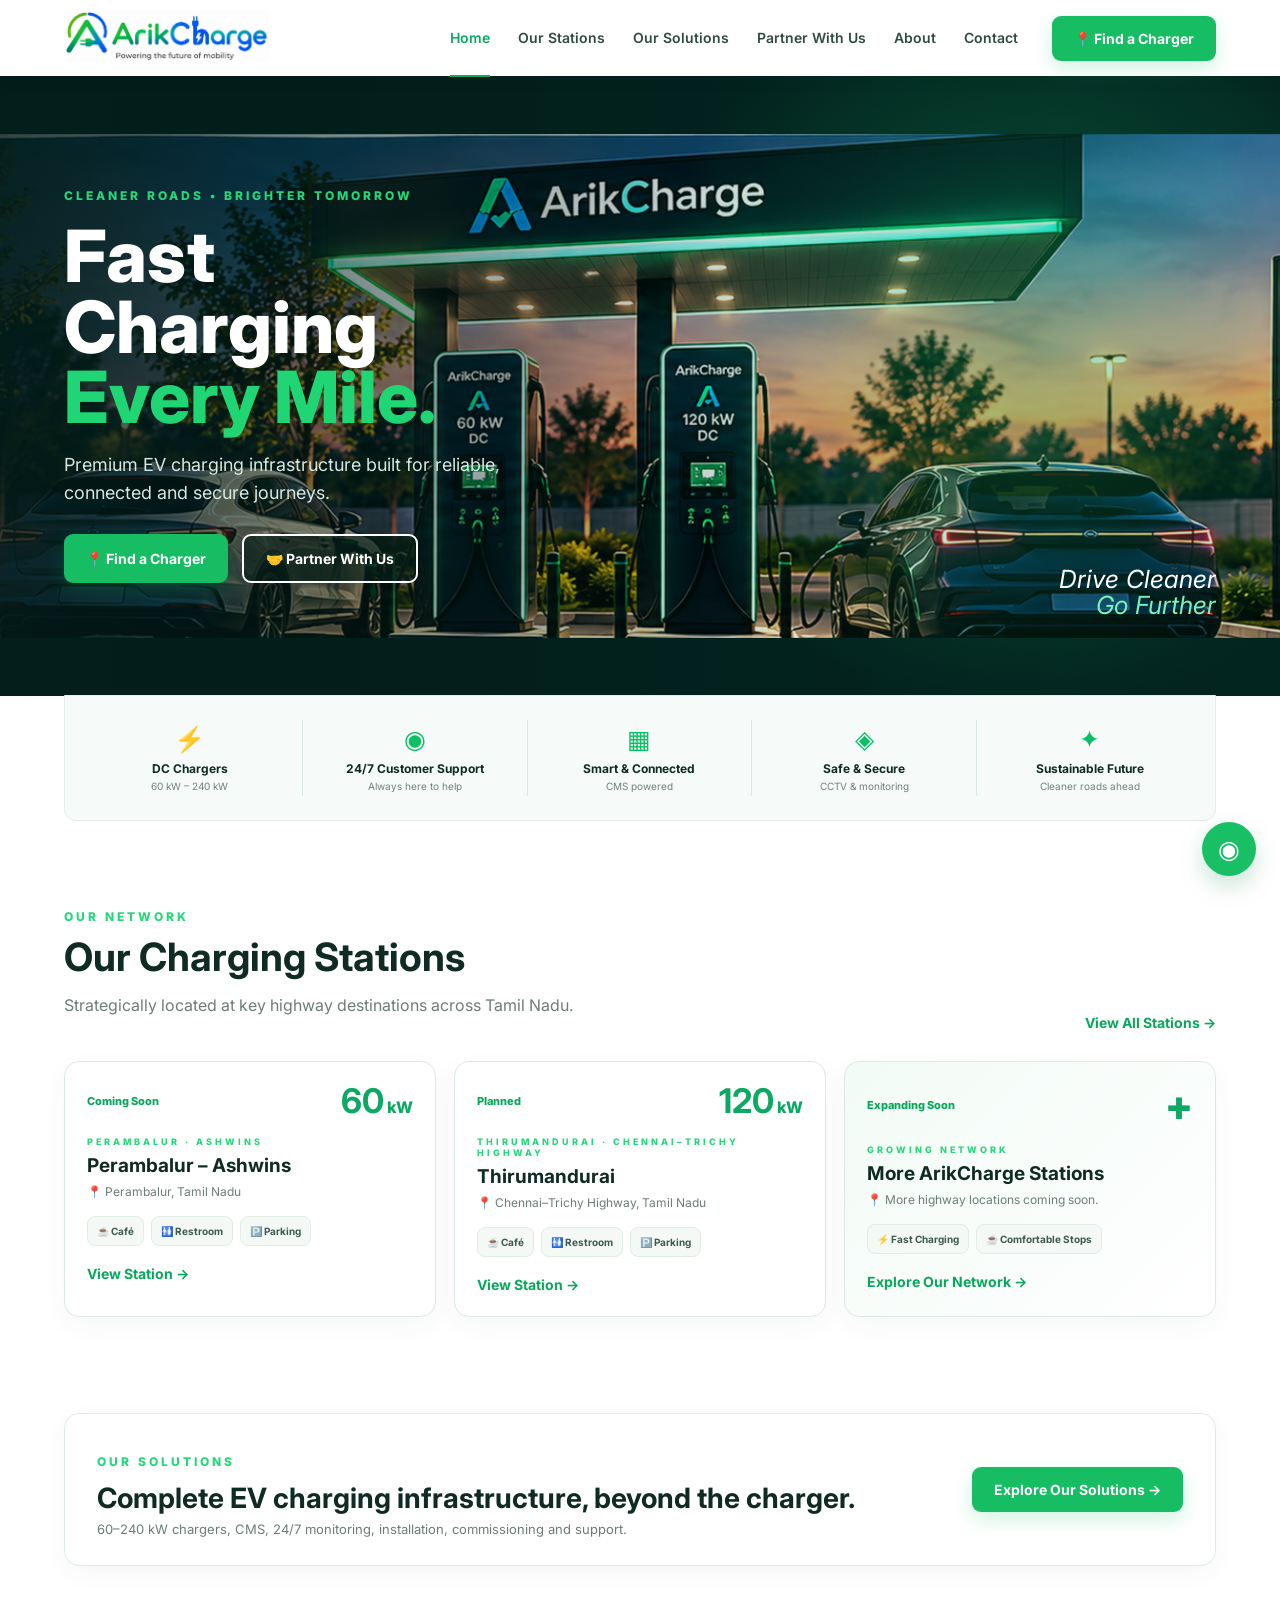
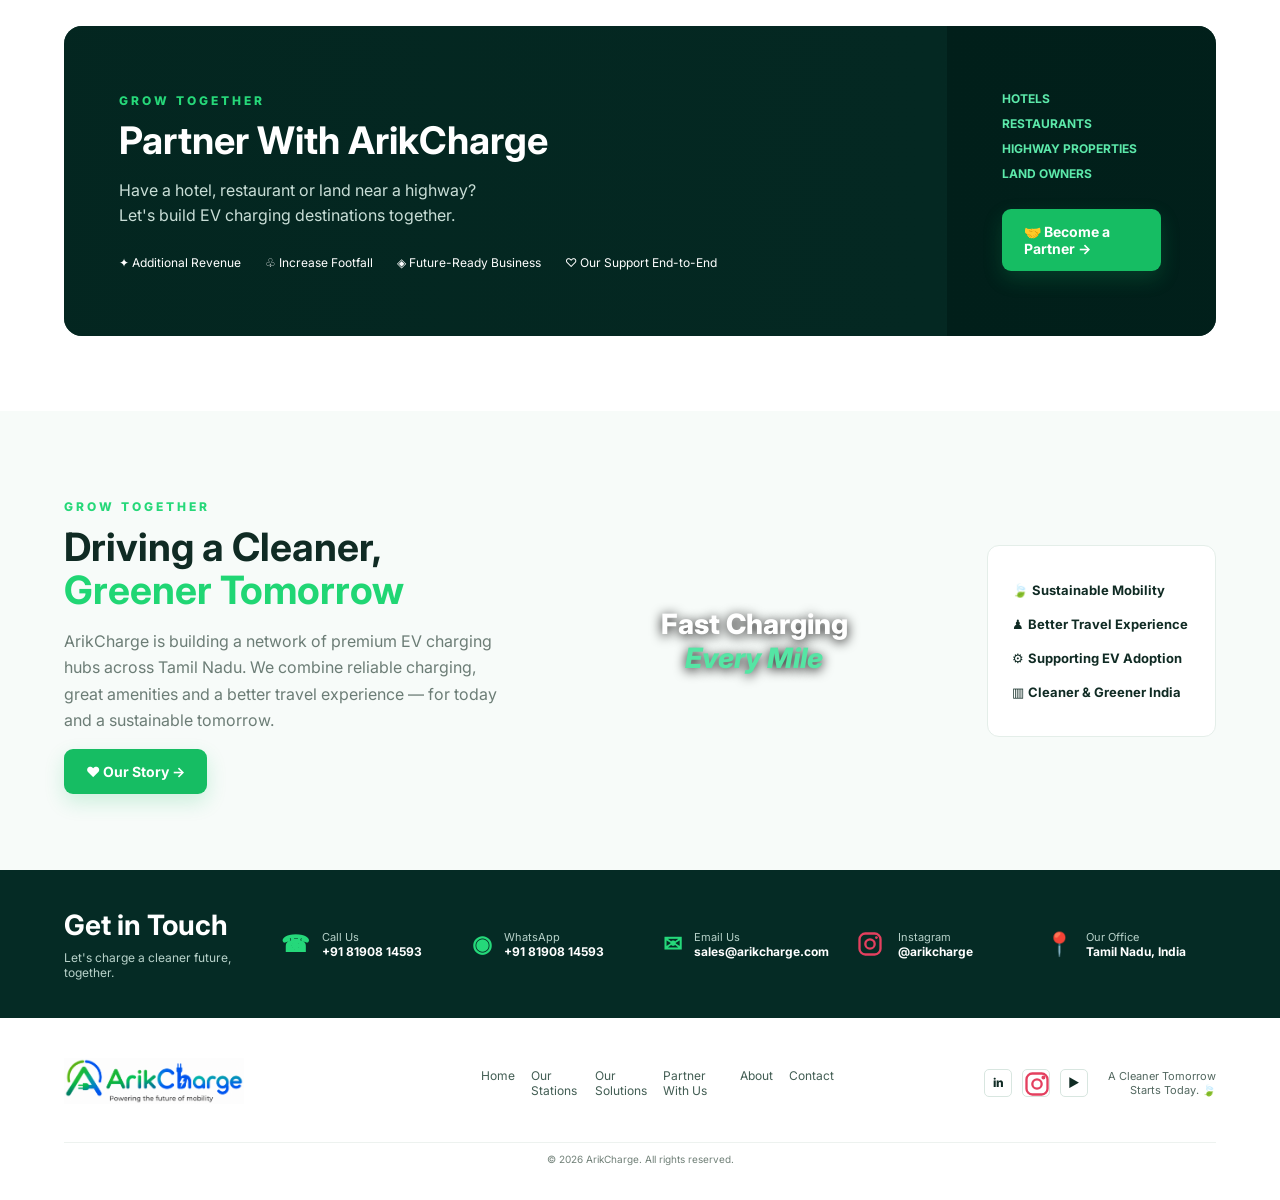
<file: index.html>
<!doctype html>
<html lang="en">
<head>
  <meta charset="utf-8">
  <meta name="viewport" content="width=device-width, initial-scale=1">
  <meta name="description" content="ArikCharge — Fast charging every mile. Premium EV charging hubs across Tamil Nadu.">
  <title>ArikCharge | Fast charging every mile</title>
  <link rel="preconnect" href="https://fonts.googleapis.com">
  <link rel="preconnect" href="https://fonts.gstatic.com" crossorigin>
  <link href="https://fonts.googleapis.com/css2?family=Inter:wght@400;500;600;700;800&display=swap" rel="stylesheet">
  <link rel="stylesheet" href="style.css?v=6.8">
</head>
<body>
<header class="site-header">
  <a class="brand" href="#home" aria-label="ArikCharge home">
    <img src="assets/arikcharge-logo.png" alt="ArikCharge">
  </a>
  <nav class="desktop-nav" aria-label="Main navigation">
    <a class="active" href="#home">Home</a>
    <a href="stations.html">Our Stations</a>
    <a href="solutions.html">Our Solutions</a>
    <a href="contact.html?enquiry=Partnership">Partner With Us</a>
    <a href="#about">About</a>
    <a href="contact.html">Contact</a>
  </nav>
  <a class="btn btn-green" href="stations.html">📍 Find a Charger</a>
  <button class="menu-btn" aria-label="Open menu" aria-expanded="false">☰</button>
</header>

<main id="home">
<section class="hero">
  <div class="hero-overlay" aria-hidden="true" style="background-image:url('assets/hero-home.png?v=6.8');"></div>
  <div class="hero-content">
    <p class="eyebrow">CLEANER ROADS • BRIGHTER TOMORROW</p>
    <h1>Fast<br>Charging<br><span>Every Mile.</span></h1>
    <p class="hero-copy">Premium EV charging infrastructure built for reliable, connected and secure journeys.</p>
    <div class="hero-actions">
      <a class="btn btn-green" href="stations.html">📍 Find a Charger</a>
      <a class="btn btn-outline" href="contact.html?enquiry=Partnership">🤝 Partner With Us</a>
    </div>
  </div>
  <div class="hero-sign">Drive Cleaner<br><span>Go Further</span></div>

</section>

<section class="amenities" aria-label="ArikCharge key features">
  <div><span>⚡</span><b>DC Chargers</b><small>60 kW – 240 kW</small></div>
  <div><span>◉</span><b>24/7 Customer Support</b><small>Always here to help</small></div>
  <div><span>▦</span><b>Smart &amp; Connected</b><small>CMS powered</small></div>
  <div><span>◈</span><b>Safe &amp; Secure</b><small>CCTV &amp; monitoring</small></div>
  <div><span>✦</span><b>Sustainable Future</b><small>Cleaner roads ahead</small></div>
</section>

<section class="section" id="hubs">
  <div class="section-heading">
    <div><p class="tag">OUR NETWORK</p><h2>Our Charging Stations</h2><p>Strategically located at key highway destinations across Tamil Nadu.</p></div>
    <a class="green-link" href="stations.html">View All Stations →</a>
  </div>
  <div class="home-station-grid">
    <article class="home-station-card">
      <div class="home-station-top">
        <span class="status">Coming Soon</span><span class="home-power"><strong>60</strong> kW</span>
      </div>
      <p class="tag">PERAMBALUR · ASHWINS</p>
      <h3>Perambalur – Ashwins</h3>
      <p class="home-station-location">📍 Perambalur, Tamil Nadu</p>
      <div class="home-station-facilities"><span>☕ Café</span><span>🚻 Restroom</span><span>🅿️ Parking</span></div>
      <a class="green-link" href="stations.html">View Station →</a>
    </article>
    <article class="home-station-card">
      <div class="home-station-top">
        <span class="status planned">Planned</span><span class="home-power"><strong>120</strong> kW</span>
      </div>
      <p class="tag">THIRUMANDURAI · CHENNAI–TRICHY HIGHWAY</p>
      <h3>Thirumandurai</h3>
      <p class="home-station-location">📍 Chennai–Trichy Highway, Tamil Nadu</p>
      <div class="home-station-facilities"><span>☕ Café</span><span>🚻 Restroom</span><span>🅿️ Parking</span></div>
      <a class="green-link" href="stations.html">View Station →</a>
    </article>
    <article class="home-station-card home-more-station">
      <div class="home-station-top"><span class="status">Expanding Soon</span><span class="home-power plus">+</span></div>
      <p class="tag">GROWING NETWORK</p>
      <h3>More ArikCharge Stations</h3>
      <p class="home-station-location">📍 More highway locations coming soon.</p>
      <div class="home-station-facilities"><span>⚡ Fast Charging</span><span>☕ Comfortable Stops</span></div>
      <a class="green-link" href="stations.html">Explore Our Network →</a>
    </article>
  </div>
</section>

<section class="section" style="padding-top:20px;padding-bottom:60px">
  <div class="solution-teaser" style="display:flex;justify-content:space-between;align-items:center;gap:25px;padding:28px 32px;border:1px solid #dfeae5;border-radius:15px;background:#fff;box-shadow:0 7px 24px #123a2b0b">
    <div><p class="tag">OUR SOLUTIONS</p><h2 style="margin:6px 0;font-size:28px">Complete EV charging infrastructure, beyond the charger.</h2><p style="margin:0;color:#6c7d76;font-size:13px">60–240 kW chargers, CMS, 24/7 monitoring, installation, commissioning and support.</p></div>
    <a class="btn btn-green" href="solutions.html">Explore Our Solutions →</a>
  </div>
</section>

<section class="partner" id="partner">
  <div class="partner-image"></div>
  <div class="partner-content">
    <p class="tag">GROW TOGETHER</p>
    <h2>Partner With ArikCharge</h2>
    <p>Have a hotel, restaurant or land near a highway?<br>Let's build EV charging destinations together.</p>
    <div class="partner-benefits">
      <span>✦ Additional Revenue</span><span>♧ Increase Footfall</span><span>◈ Future-Ready Business</span><span>♡ Our Support End-to-End</span>
    </div>
  </div>
  <div class="partner-side"><b>HOTELS</b><b>RESTAURANTS</b><b>HIGHWAY PROPERTIES</b><b>LAND OWNERS</b><a class="btn btn-green" href="contact.html?enquiry=Partnership">🤝 Become a Partner →</a></div>
</section>

<section class="section about" id="about">
  <div class="about-copy">
    <p class="tag">GROW TOGETHER</p>
    <h2>Driving a Cleaner,<br><span>Greener Tomorrow</span></h2>
    <p>ArikCharge is building a network of premium EV charging hubs across Tamil Nadu. We combine reliable charging, great amenities and a better travel experience — for today and a sustainable tomorrow.</p>
    <a class="btn btn-green" href="about.html">♥ Our Story →</a>
  </div>
  <div class="about-image"><span>Fast Charging<br><em>Every Mile</em></span></div>
  <div class="about-points">
    <p>🍃 <b>Sustainable Mobility</b></p>
    <p>♟ <b>Better Travel Experience</b></p>
    <p>⚙ <b>Supporting EV Adoption</b></p>
    <p>▥ <b>Cleaner & Greener India</b></p>
  </div>
</section>

<section class="contact" id="contact">
  <div><h2>Get in Touch</h2><p>Let's charge a cleaner future, together.</p></div>
  <a href="tel:+918190814593"><strong>☎</strong><span>Call Us<br><b>+91 81908 14593</b></span></a>
  <a href="https://wa.me/918190814593" target="_blank" rel="noopener"><strong>◉</strong><span>WhatsApp<br><b>+91 81908 14593</b></span></a>
  <a href="mailto:sales@arikcharge.com"><strong>✉</strong><span>Email Us<br><b>sales@arikcharge.com</b></span></a>
  <a class="instagram-contact" href="https://www.instagram.com/arikcharge/" target="_blank" rel="noopener noreferrer" aria-label="Visit ArikCharge on Instagram"><strong class="instagram-mark" aria-hidden="true"><svg viewBox="0 0 24 24" role="img"><rect x="3" y="3" width="18" height="18" rx="5" fill="none" stroke="currentColor" stroke-width="2"/><circle cx="12" cy="12" r="4" fill="none" stroke="currentColor" stroke-width="2"/><circle cx="17.5" cy="6.5" r="1.2" fill="currentColor"/></svg></strong><span>Instagram<br><b>@arikcharge</b></span></a>
  <div><strong>📍</strong><span>Our Office<br><b>Tamil Nadu, India</b></span></div>
</section>
</main>
<a class="whatsapp-float" href="https://wa.me/918190814593" target="_blank" rel="noopener" aria-label="Chat with ArikCharge on WhatsApp">◉</a>

<footer>
  <div class="footer-brand"><img src="assets/arikcharge-logo.png" alt="ArikCharge"></div>
  <div class="footer-links"><a href="#home">Home</a><a href="stations.html">Our Stations</a><a href="solutions.html">Our Solutions</a><a href="contact.html?enquiry=Partnership">Partner With Us</a><a href="#about">About</a><a href="contact.html">Contact</a></div>
  <div class="social"><a href="#" aria-label="LinkedIn">in</a><a class="instagram-social" href="https://www.instagram.com/arikcharge/" target="_blank" rel="noopener" aria-label="ArikCharge Instagram"><svg viewBox="0 0 24 24" aria-hidden="true"><rect x="3" y="3" width="18" height="18" rx="5" fill="none" stroke="currentColor" stroke-width="2"/><circle cx="12" cy="12" r="4" fill="none" stroke="currentColor" stroke-width="2"/><circle cx="17.5" cy="6.5" r="1.2" fill="currentColor"/></svg></a><a href="#" aria-label="YouTube">▶</a><p>A Cleaner Tomorrow<br>Starts Today. 🍃</p></div>
  <small>© 2026 ArikCharge. All rights reserved.</small>
</footer>
<script src="script.js?v=6.8"></script>
</body>
</html>
</file>
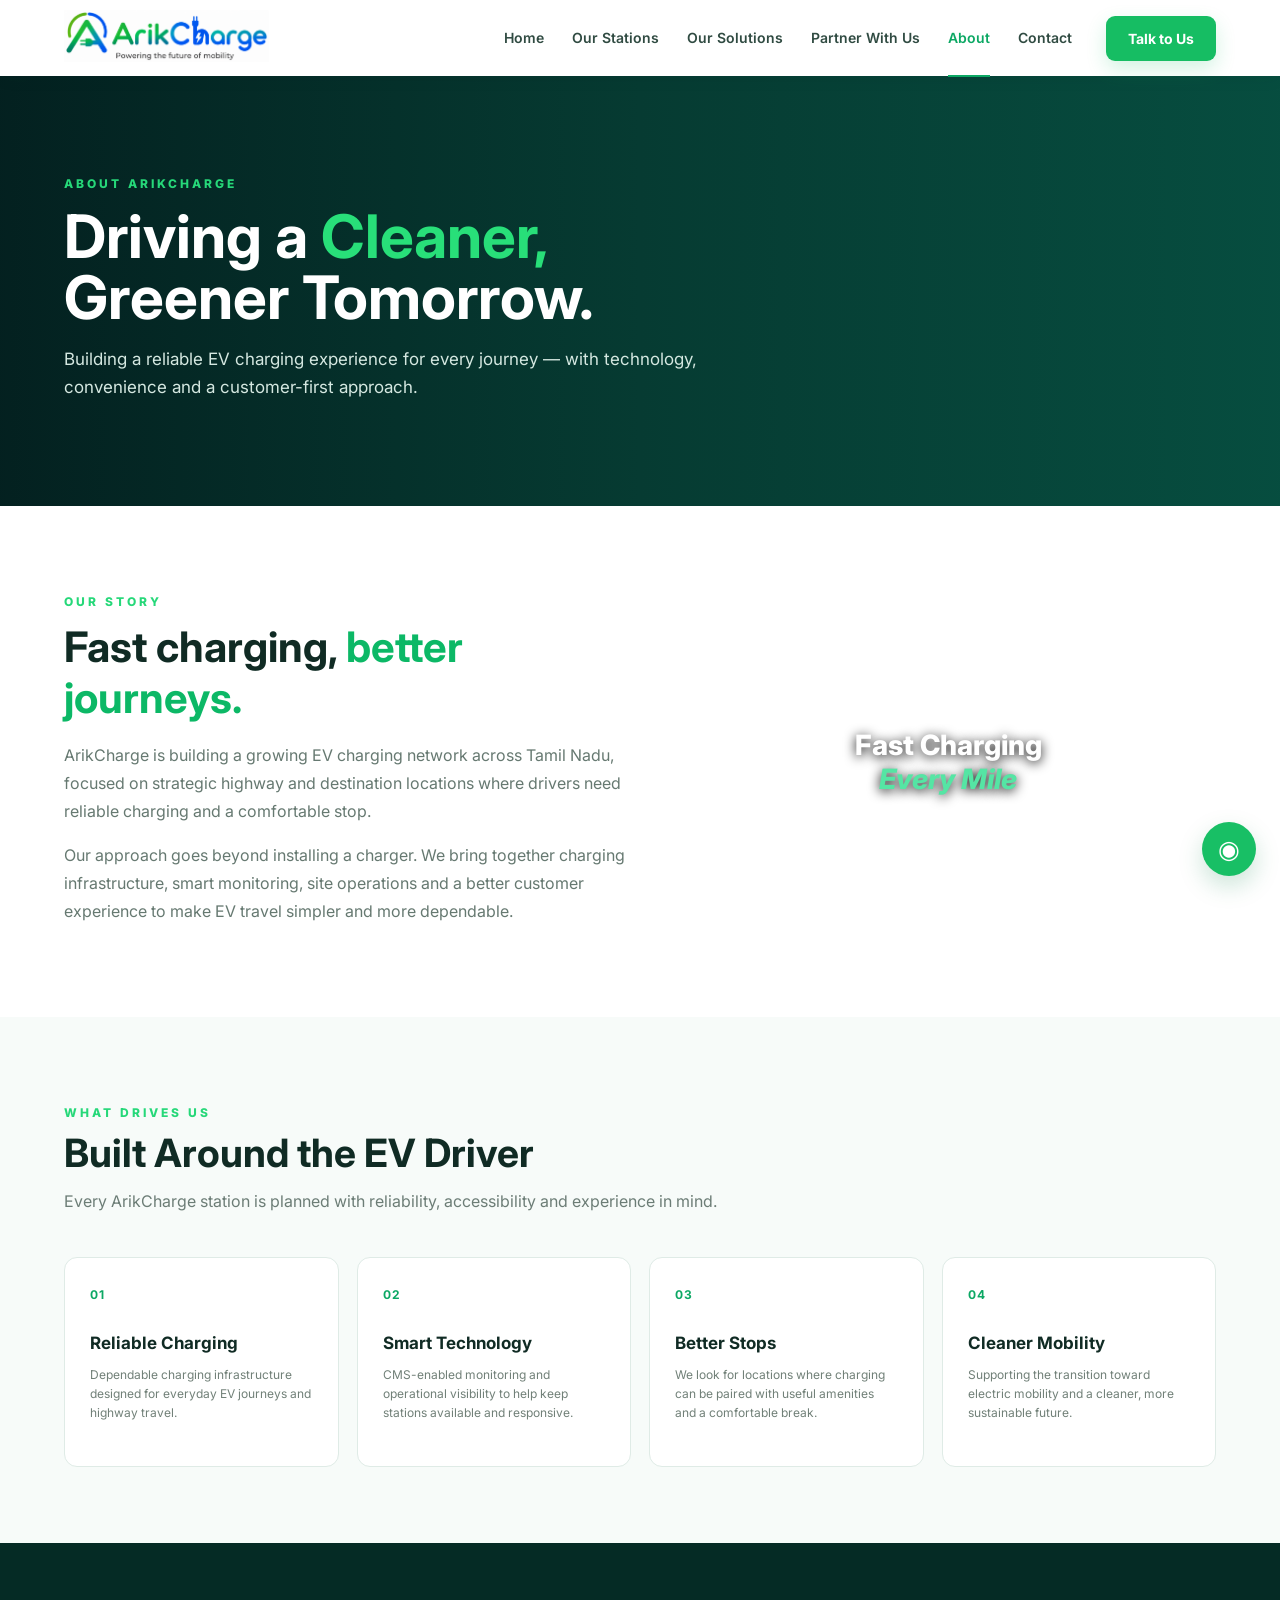
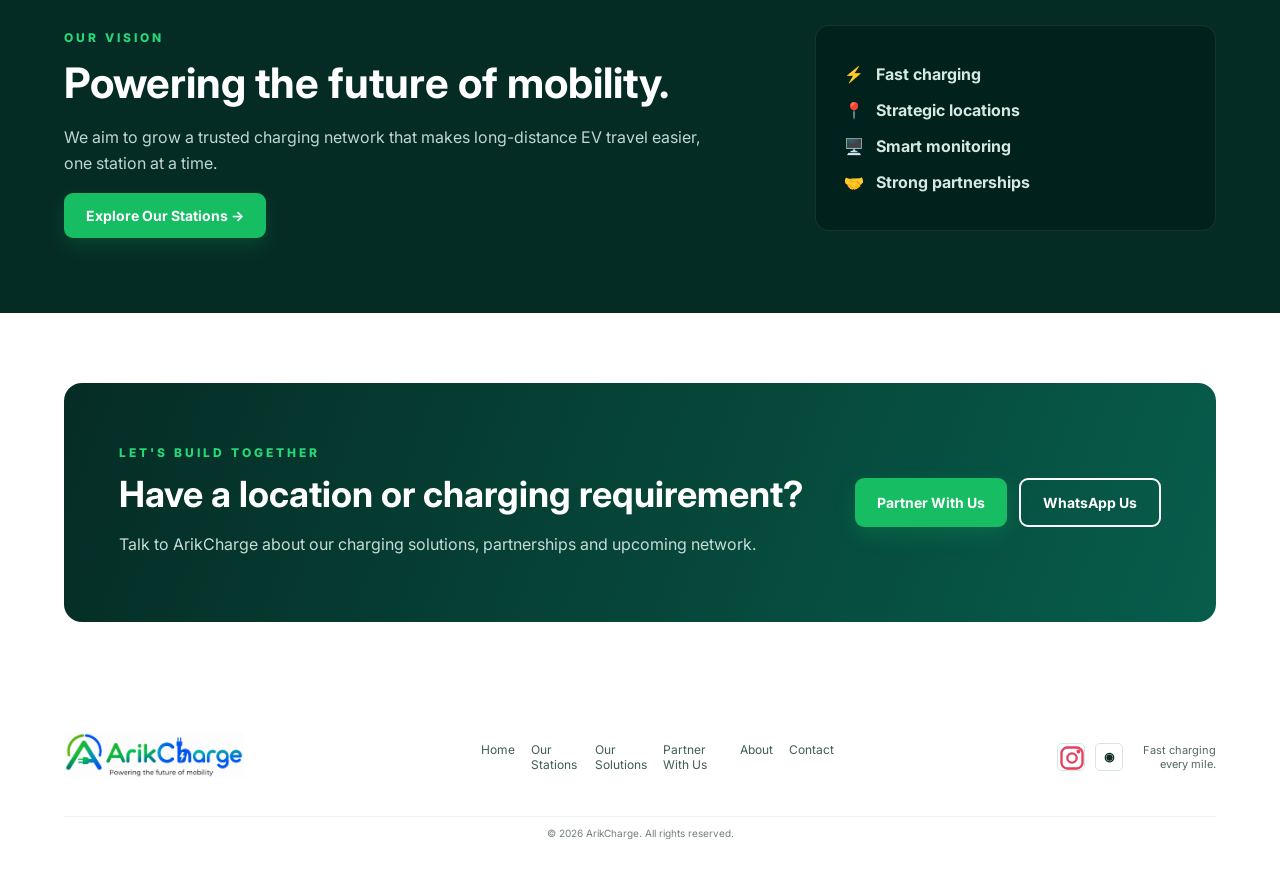
<file: about.html>
<!doctype html>
<html lang="en">
<head>
  <meta charset="utf-8"><meta name="viewport" content="width=device-width, initial-scale=1">
  <meta name="description" content="Learn about ArikCharge and our vision to build a reliable, premium EV charging network.">
  <title>About ArikCharge | Fast charging every mile</title>
  <link rel="preconnect" href="https://fonts.googleapis.com"><link rel="preconnect" href="https://fonts.gstatic.com" crossorigin>
  <link href="https://fonts.googleapis.com/css2?family=Inter:wght@400;500;600;700;800&display=swap" rel="stylesheet"><link rel="stylesheet" href="style.css?v=6.7">
</head>
<body>
<header class="site-header"><a class="brand" href="index.html"><img src="assets/arikcharge-logo.png" alt="ArikCharge"></a><nav class="desktop-nav"><a href="index.html">Home</a><a href="stations.html">Our Stations</a><a href="solutions.html">Our Solutions</a><a href="index.html#partner">Partner With Us</a><a class="active" href="about.html">About</a><a href="contact.html">Contact</a></nav><a class="btn btn-green" href="contact.html">Talk to Us</a><button class="menu-btn" aria-label="Open menu" aria-expanded="false">☰</button></header>
<main>
<section class="station-hero about-hero"><div class="station-hero-content"><p class="eyebrow">ABOUT ARIKCHARGE</p><h1>Driving a <span>Cleaner,</span><br>Greener Tomorrow.</h1><p>Building a reliable EV charging experience for every journey — with technology, convenience and a customer-first approach.</p></div></section>
<section class="section about-story"><div class="about-story-copy"><p class="tag">OUR STORY</p><h2>Fast charging, <span>better journeys.</span></h2><p>ArikCharge is building a growing EV charging network across Tamil Nadu, focused on strategic highway and destination locations where drivers need reliable charging and a comfortable stop.</p><p>Our approach goes beyond installing a charger. We bring together charging infrastructure, smart monitoring, site operations and a better customer experience to make EV travel simpler and more dependable.</p></div><div class="about-image about-large"><span>Fast Charging<br><em>Every Mile</em></span></div></section>
<section class="section values-section"><div class="section-heading"><div><p class="tag">WHAT DRIVES US</p><h2>Built Around the EV Driver</h2><p>Every ArikCharge station is planned with reliability, accessibility and experience in mind.</p></div></div><div class="value-grid"><article><b>01</b><h3>Reliable Charging</h3><p>Dependable charging infrastructure designed for everyday EV journeys and highway travel.</p></article><article><b>02</b><h3>Smart Technology</h3><p>CMS-enabled monitoring and operational visibility to help keep stations available and responsive.</p></article><article><b>03</b><h3>Better Stops</h3><p>We look for locations where charging can be paired with useful amenities and a comfortable break.</p></article><article><b>04</b><h3>Cleaner Mobility</h3><p>Supporting the transition toward electric mobility and a cleaner, more sustainable future.</p></article></div></section>
<section class="about-vision"><div><p class="tag">OUR VISION</p><h2>Powering the future of mobility.</h2><p>We aim to grow a trusted charging network that makes long-distance EV travel easier, one station at a time.</p><a class="btn btn-green" href="stations.html">Explore Our Stations →</a></div><div class="vision-points"><p>⚡ <b>Fast charging</b></p><p>📍 <b>Strategic locations</b></p><p>🖥️ <b>Smart monitoring</b></p><p>🤝 <b>Strong partnerships</b></p></div></section>
<section class="solution-cta"><div><p class="tag">LET'S BUILD TOGETHER</p><h2>Have a location or charging requirement?</h2><p>Talk to ArikCharge about our charging solutions, partnerships and upcoming network.</p></div><div class="cta-actions"><a class="btn btn-green" href="index.html#partner">Partner With Us</a><a class="btn btn-light-outline" href="https://wa.me/918190814593" target="_blank" rel="noopener">WhatsApp Us</a></div></section>
</main><a class="whatsapp-float" href="https://wa.me/918190814593" target="_blank" rel="noopener" aria-label="Chat with ArikCharge on WhatsApp">◉</a>
<footer><div class="footer-brand"><img src="assets/arikcharge-logo.png" alt="ArikCharge"></div><div class="footer-links"><a href="index.html">Home</a><a href="stations.html">Our Stations</a><a href="solutions.html">Our Solutions</a><a href="index.html#partner">Partner With Us</a><a href="about.html">About</a><a href="contact.html">Contact</a></div><div class="social"><a class="instagram-social" href="https://www.instagram.com/arikcharge/" target="_blank" rel="noopener" aria-label="ArikCharge Instagram"><svg viewBox="0 0 24 24" aria-hidden="true"><rect x="3" y="3" width="18" height="18" rx="5" fill="none" stroke="currentColor" stroke-width="2"/><circle cx="12" cy="12" r="4" fill="none" stroke="currentColor" stroke-width="2"/><circle cx="17.5" cy="6.5" r="1.2" fill="currentColor"/></svg></a><a href="https://wa.me/918190814593" target="_blank" rel="noopener">◉</a><p>Fast charging<br>every mile.</p></div><small>© 2026 ArikCharge. All rights reserved.</small></footer><script src="script.js?v=6.7"></script></body></html>
</file>
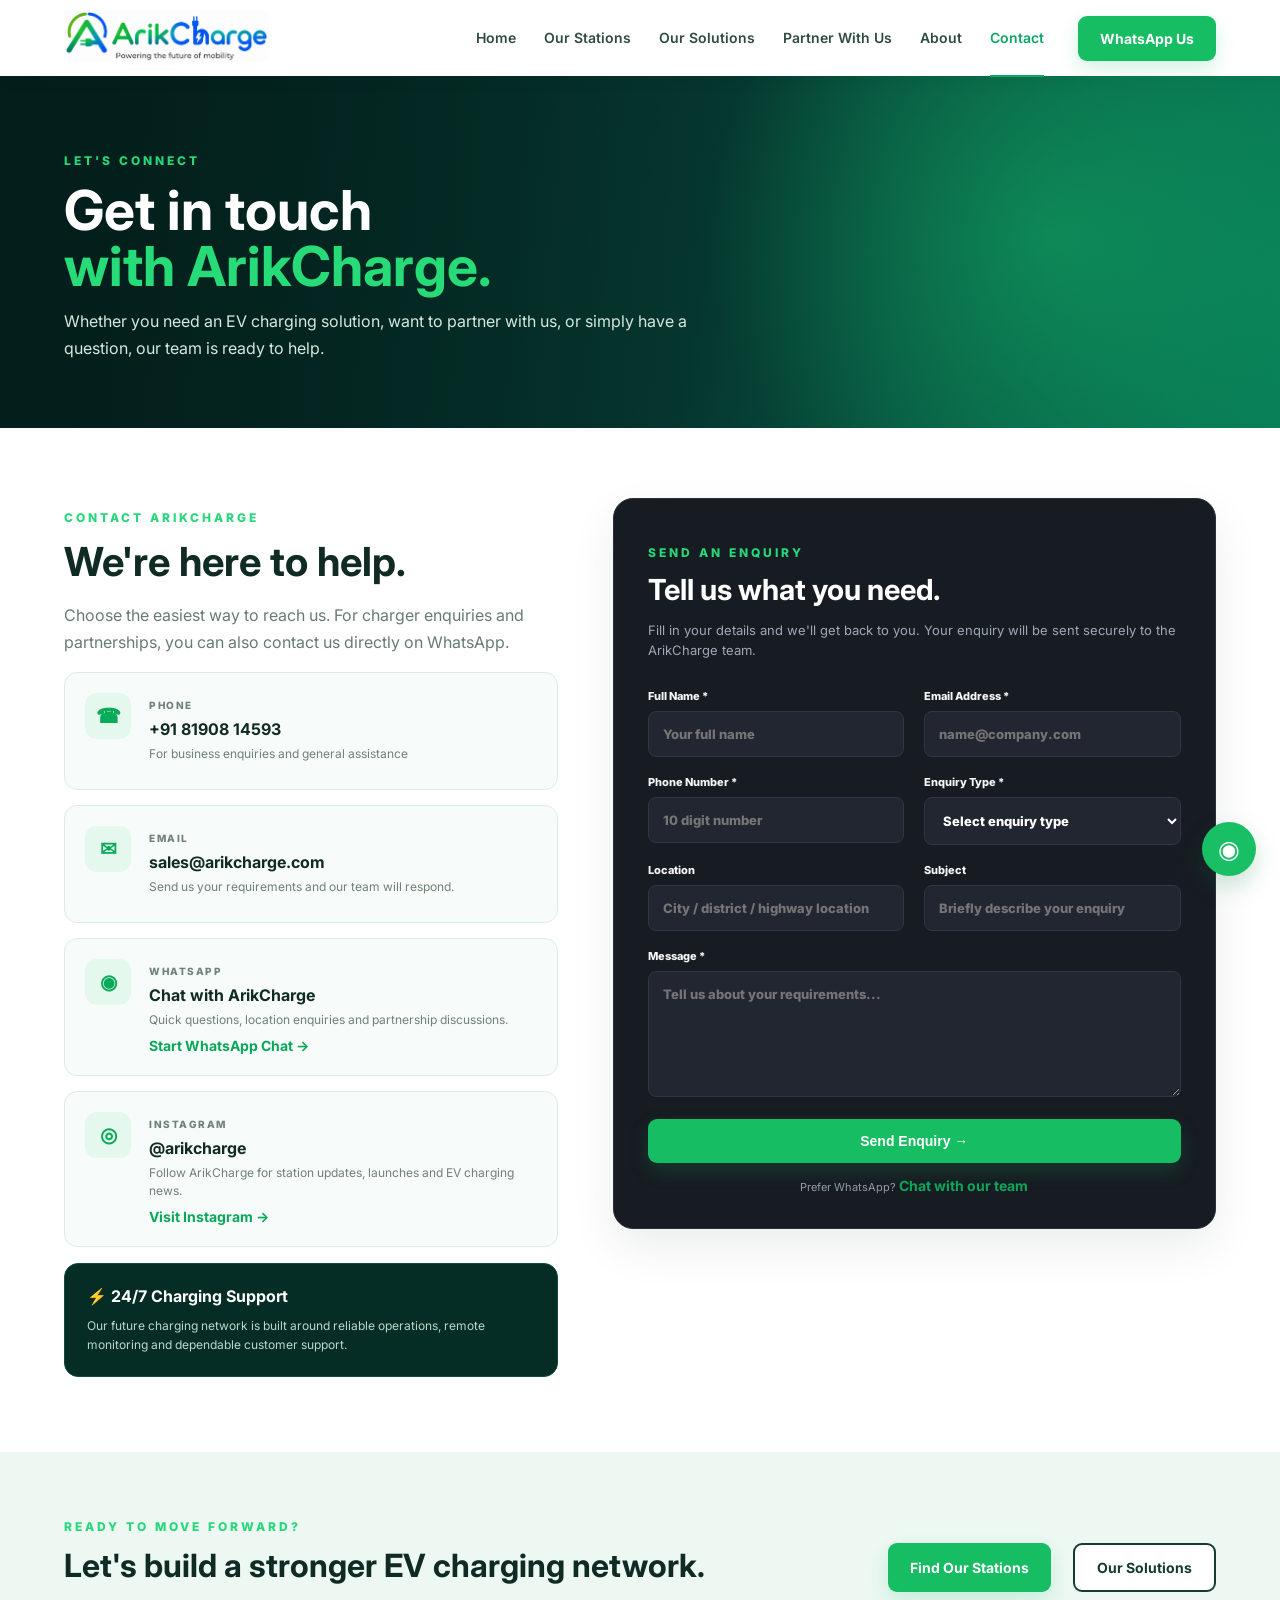
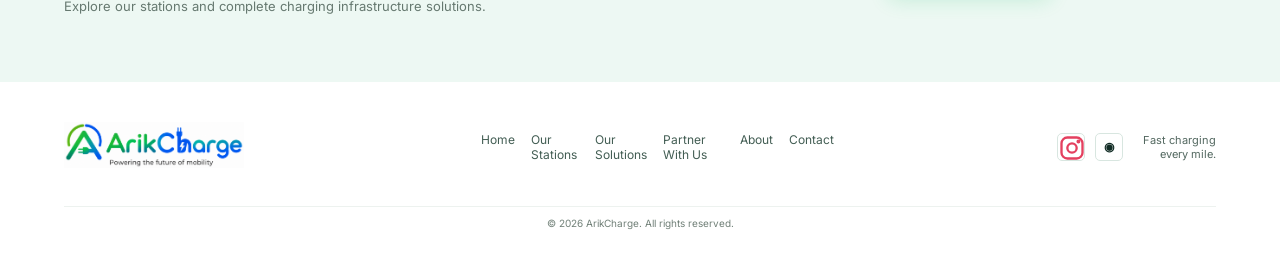
<file: contact.html>
<!doctype html>
<html lang="en">
<head>
  <meta charset="utf-8">
  <meta name="viewport" content="width=device-width, initial-scale=1">
  <meta name="description" content="Contact ArikCharge for EV charging stations, charger solutions, partnerships and support.">
  <title>Contact | ArikCharge</title>
  <link rel="preconnect" href="https://fonts.googleapis.com">
  <link rel="preconnect" href="https://fonts.gstatic.com" crossorigin>
  <link href="https://fonts.googleapis.com/css2?family=Inter:wght@400;500;600;700;800&display=swap" rel="stylesheet">
  <link rel="stylesheet" href="style.css?v=6.7">
</head>
<body>
<header class="site-header">
  <a class="brand" href="index.html" aria-label="ArikCharge home"><img src="assets/arikcharge-logo.png" alt="ArikCharge"></a>
  <nav class="desktop-nav" aria-label="Main navigation">
    <a href="index.html">Home</a><a href="stations.html">Our Stations</a><a href="solutions.html">Our Solutions</a><a href="index.html#partner">Partner With Us</a><a href="about.html">About</a><a class="active" href="contact.html">Contact</a>
  </nav>
  <a class="btn btn-green" href="https://wa.me/918190814593" target="_blank" rel="noopener">WhatsApp Us</a>
  <button class="menu-btn" aria-label="Open menu" aria-expanded="false">☰</button>
</header>

<main>
<section class="contact-hero">
  <div class="contact-hero-content"><p class="eyebrow">LET'S CONNECT</p><h1>Get in touch<br><span>with ArikCharge.</span></h1><p>Whether you need an EV charging solution, want to partner with us, or simply have a question, our team is ready to help.</p></div>
</section>

<section class="contact-main section">
  <div class="contact-intro">
    <p class="tag">CONTACT ARIKCHARGE</p>
    <h2>We're here to help.</h2>
    <p>Choose the easiest way to reach us. For charger enquiries and partnerships, you can also contact us directly on WhatsApp.</p>
    <div class="contact-info-card"><div class="contact-icon">☎</div><div><small>PHONE</small><h3>+91 81908 14593</h3><p>For business enquiries and general assistance</p></div></div>
    <div class="contact-info-card"><div class="contact-icon">✉</div><div><small>EMAIL</small><h3>sales@arikcharge.com</h3><p>Send us your requirements and our team will respond.</p></div></div>
    <div class="contact-info-card"><div class="contact-icon">◉</div><div><small>WHATSAPP</small><h3>Chat with ArikCharge</h3><p>Quick questions, location enquiries and partnership discussions.</p><a class="green-link" href="https://wa.me/918190814593" target="_blank" rel="noopener">Start WhatsApp Chat →</a></div></div>
    <div class="contact-info-card"><div class="contact-icon">◎</div><div><small>INSTAGRAM</small><h3>@arikcharge</h3><p>Follow ArikCharge for station updates, launches and EV charging news.</p><a class="green-link" href="https://www.instagram.com/arikcharge/" target="_blank" rel="noopener">Visit Instagram →</a></div></div>
    <div class="support-card"><div><b>⚡ 24/7 Charging Support</b><p>Our future charging network is built around reliable operations, remote monitoring and dependable customer support.</p></div></div>
  </div>

  <div class="enquiry-card">
    <div class="form-head"><p class="tag">SEND AN ENQUIRY</p><h2>Tell us what you need.</h2><p>Fill in your details and we'll get back to you. Your enquiry will be sent securely to the ArikCharge team.</p></div>
    <form id="enquiryForm" action="https://formsubmit.co/sales@arikcharge.com" method="POST">
      <div class="form-grid">
        <label>Full Name *<input type="text" name="name" placeholder="Your full name" required></label>
        <label>Email Address *<input type="email" name="email" placeholder="name@company.com" required></label>
        <label>Phone Number *<input type="tel" name="phone" placeholder="10 digit number" required></label>
        <label>Enquiry Type *<select id="enquiryType" name="enquiry_type" required><option value="">Select enquiry type</option><option>Charging Station</option><option>Charger Purchase</option><option>Partnership</option><option>CMS / Monitoring</option><option>Other</option></select></label>
        <label>Location<input type="text" name="location" placeholder="City / district / highway location"></label>
        <label>Subject<input type="text" name="subject" placeholder="Briefly describe your enquiry"></label>
        <label class="full">Message *<textarea name="message" rows="6" placeholder="Tell us about your requirements..." required></textarea></label>
      </div>
      <input type="hidden" name="_subject" value="New ArikCharge Website Enquiry"><input type="hidden" name="_captcha" value="false"><input type="hidden" name="_template" value="table"><button class="btn btn-green form-submit" type="submit">Send Enquiry →</button>
      <p class="form-note">Prefer WhatsApp? <a class="green-link" href="https://wa.me/918190814593" target="_blank" rel="noopener">Chat with our team</a></p>
    </form>
  </div>
</section>

<section class="contact-cta">
  <div><p class="tag">READY TO MOVE FORWARD?</p><h2>Let's build a stronger EV charging network.</h2><p>Explore our stations and complete charging infrastructure solutions.</p></div>
  <div class="hero-actions"><a class="btn btn-green" href="stations.html">Find Our Stations</a><a class="btn btn-outline-dark" href="solutions.html">Our Solutions</a></div>
</section>
</main>
<div class="success-modal" id="successModal" role="dialog" aria-modal="true" aria-labelledby="successTitle" hidden>
  <div class="success-modal-backdrop" data-close-success></div>
  <div class="success-modal-card">
    <button class="success-close" type="button" aria-label="Close" data-close-success>×</button>
    <div class="success-check">✓</div>
    <p class="tag">ENQUIRY RECEIVED</p>
    <h2 id="successTitle">Thank You for Contacting ArikCharge!</h2>
    <p>Your enquiry has been received successfully.<br><strong>Our team will reach you shortly.</strong></p>
    <button class="btn btn-green" type="button" data-close-success>Close</button>
  </div>
</div>

<a class="whatsapp-float" href="https://wa.me/918190814593" target="_blank" rel="noopener" aria-label="Chat with ArikCharge on WhatsApp">◉</a>
<footer><div class="footer-brand"><img src="assets/arikcharge-logo.png" alt="ArikCharge"></div><div class="footer-links"><a href="index.html">Home</a><a href="stations.html">Our Stations</a><a href="solutions.html">Our Solutions</a><a href="index.html#partner">Partner With Us</a><a href="about.html">About</a><a href="contact.html">Contact</a></div><div class="social"><a class="instagram-social" href="https://www.instagram.com/arikcharge/" target="_blank" rel="noopener" aria-label="ArikCharge Instagram"><svg viewBox="0 0 24 24" aria-hidden="true"><rect x="3" y="3" width="18" height="18" rx="5" fill="none" stroke="currentColor" stroke-width="2"/><circle cx="12" cy="12" r="4" fill="none" stroke="currentColor" stroke-width="2"/><circle cx="17.5" cy="6.5" r="1.2" fill="currentColor"/></svg></a><a href="https://wa.me/918190814593" target="_blank" rel="noopener" aria-label="WhatsApp">◉</a><p>Fast charging<br>every mile.</p></div><small>© 2026 ArikCharge. All rights reserved.</small></footer>
<script src="script.js?v=6.7"></script>

<script>
(function(){
  const params = new URLSearchParams(window.location.search);
  const type = params.get('enquiry');
  const select = document.getElementById('enquiryType');
  if (type && select) { select.value = type; }
})();
</script>
</body>
</html>
</file>
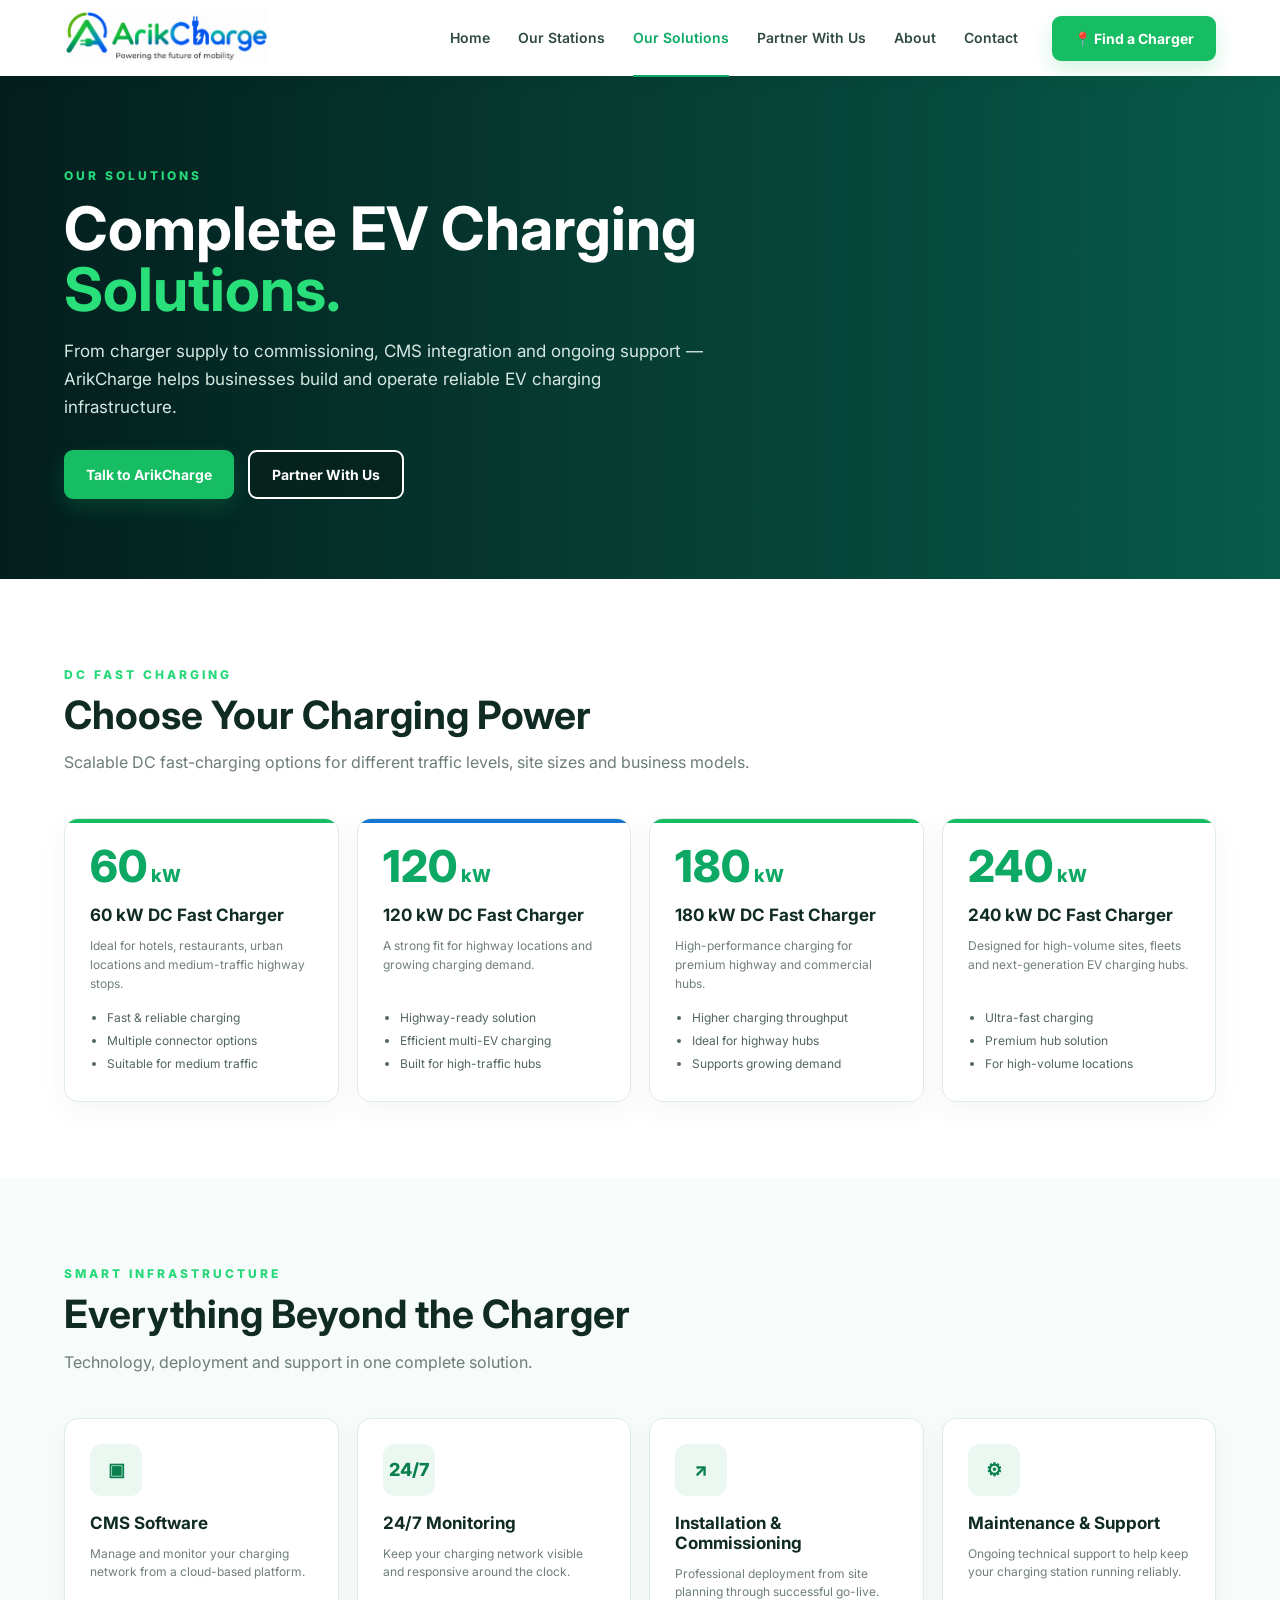
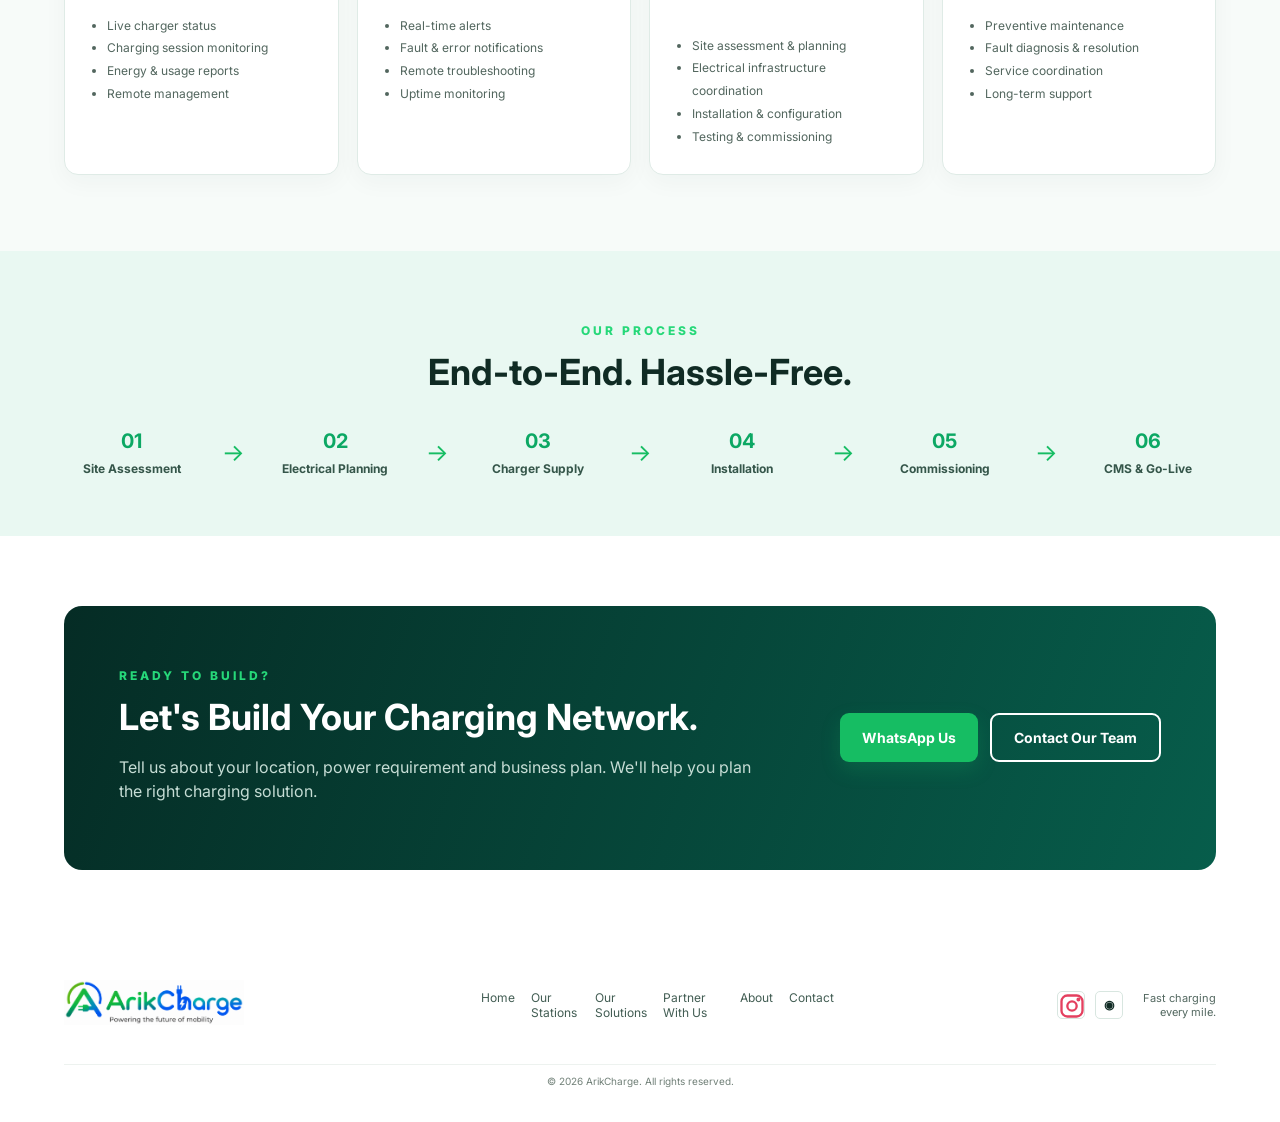
<file: solutions.html>
<!doctype html>
<html lang="en">
<head>
  <meta charset="utf-8">
  <meta name="viewport" content="width=device-width, initial-scale=1">
  <meta name="description" content="ArikCharge EV charging solutions — DC fast chargers from 60 kW to 240 kW, CMS, 24/7 monitoring, installation and commissioning.">
  <title>Our Solutions | ArikCharge</title>
  <link rel="preconnect" href="https://fonts.googleapis.com">
  <link rel="preconnect" href="https://fonts.gstatic.com" crossorigin>
  <link href="https://fonts.googleapis.com/css2?family=Inter:wght@400;500;600;700;800&display=swap" rel="stylesheet">
  <link rel="stylesheet" href="style.css?v=6.7">
</head>
<body>
<header class="site-header">
  <a class="brand" href="index.html" aria-label="ArikCharge home"><img src="assets/arikcharge-logo.png" alt="ArikCharge"></a>
  <nav class="desktop-nav" aria-label="Main navigation">
    <a href="index.html">Home</a>
    <a href="stations.html">Our Stations</a>
    <a class="active" href="solutions.html">Our Solutions</a>
    <a href="index.html#partner">Partner With Us</a>
    <a href="about.html">About</a>
    <a href="contact.html">Contact</a>
  </nav>
  <a class="btn btn-green" href="stations.html">📍 Find a Charger</a>
  <button class="menu-btn" aria-label="Open menu" aria-expanded="false">☰</button>
</header>

<main>
<section class="solution-hero">
  <div class="solution-hero-content">
    <p class="eyebrow">OUR SOLUTIONS</p>
    <h1>Complete EV Charging<br><span>Solutions.</span></h1>
    <p>From charger supply to commissioning, CMS integration and ongoing support — ArikCharge helps businesses build and operate reliable EV charging infrastructure.</p>
    <div class="hero-actions"><a class="btn btn-green" href="contact.html">Talk to ArikCharge</a><a class="btn btn-outline" href="index.html#partner">Partner With Us</a></div>
  </div>
</section>

<section class="section">
  <div class="section-heading"><div><p class="tag">DC FAST CHARGING</p><h2>Choose Your Charging Power</h2><p>Scalable DC fast-charging options for different traffic levels, site sizes and business models.</p></div></div>
  <div class="charger-grid">
    <article class="charger-card"><div class="charger-number">60<span>kW</span></div><h3>60 kW DC Fast Charger</h3><p>Ideal for hotels, restaurants, urban locations and medium-traffic highway stops.</p><ul><li>Fast & reliable charging</li><li>Multiple connector options</li><li>Suitable for medium traffic</li></ul></article>
    <article class="charger-card featured"><div class="charger-number">120<span>kW</span></div><h3>120 kW DC Fast Charger</h3><p>A strong fit for highway locations and growing charging demand.</p><ul><li>Highway-ready solution</li><li>Efficient multi-EV charging</li><li>Built for high-traffic hubs</li></ul></article>
    <article class="charger-card"><div class="charger-number">180<span>kW</span></div><h3>180 kW DC Fast Charger</h3><p>High-performance charging for premium highway and commercial hubs.</p><ul><li>Higher charging throughput</li><li>Ideal for highway hubs</li><li>Supports growing demand</li></ul></article>
    <article class="charger-card"><div class="charger-number">240<span>kW</span></div><h3>240 kW DC Fast Charger</h3><p>Designed for high-volume sites, fleets and next-generation EV charging hubs.</p><ul><li>Ultra-fast charging</li><li>Premium hub solution</li><li>For high-volume locations</li></ul></article>
  </div>
</section>

<section class="section solution-services">
  <div class="section-heading"><div><p class="tag">SMART INFRASTRUCTURE</p><h2>Everything Beyond the Charger</h2><p>Technology, deployment and support in one complete solution.</p></div></div>
  <div class="service-grid">
    <article class="service-card"><div class="service-icon">▣</div><h3>CMS Software</h3><p>Manage and monitor your charging network from a cloud-based platform.</p><ul><li>Live charger status</li><li>Charging session monitoring</li><li>Energy & usage reports</li><li>Remote management</li></ul></article>
    <article class="service-card"><div class="service-icon">24/7</div><h3>24/7 Monitoring</h3><p>Keep your charging network visible and responsive around the clock.</p><ul><li>Real-time alerts</li><li>Fault & error notifications</li><li>Remote troubleshooting</li><li>Uptime monitoring</li></ul></article>
    <article class="service-card"><div class="service-icon">↗</div><h3>Installation & Commissioning</h3><p>Professional deployment from site planning through successful go-live.</p><ul><li>Site assessment & planning</li><li>Electrical infrastructure coordination</li><li>Installation & configuration</li><li>Testing & commissioning</li></ul></article>
    <article class="service-card"><div class="service-icon">⚙</div><h3>Maintenance & Support</h3><p>Ongoing technical support to help keep your charging station running reliably.</p><ul><li>Preventive maintenance</li><li>Fault diagnosis & resolution</li><li>Service coordination</li><li>Long-term support</li></ul></article>
  </div>
</section>

<section class="process-section">
  <div class="process-inner"><p class="tag">OUR PROCESS</p><h2>End-to-End. Hassle-Free.</h2><div class="process-grid">
    <div><b>01</b><span>Site Assessment</span></div><div>→</div><div><b>02</b><span>Electrical Planning</span></div><div>→</div><div><b>03</b><span>Charger Supply</span></div><div>→</div><div><b>04</b><span>Installation</span></div><div>→</div><div><b>05</b><span>Commissioning</span></div><div>→</div><div><b>06</b><span>CMS & Go-Live</span></div>
  </div></div>
</section>

<section class="solution-cta">
  <div><p class="tag">READY TO BUILD?</p><h2>Let's Build Your Charging Network.</h2><p>Tell us about your location, power requirement and business plan. We'll help you plan the right charging solution.</p></div>
  <div class="cta-actions"><a class="btn btn-green" href="https://wa.me/918190814593" target="_blank" rel="noopener">WhatsApp Us</a><a class="btn btn-light-outline" href="contact.html">Contact Our Team</a></div>
</section>
</main>

<footer>
  <div class="footer-brand"><img src="assets/arikcharge-logo.png" alt="ArikCharge"></div>
  <div class="footer-links"><a href="index.html">Home</a><a href="stations.html">Our Stations</a><a href="solutions.html">Our Solutions</a><a href="index.html#partner">Partner With Us</a><a href="about.html">About</a><a href="contact.html">Contact</a></div>
  <div class="social"><a class="instagram-social" href="https://www.instagram.com/arikcharge/" target="_blank" rel="noopener" aria-label="ArikCharge Instagram"><svg viewBox="0 0 24 24" aria-hidden="true"><rect x="3" y="3" width="18" height="18" rx="5" fill="none" stroke="currentColor" stroke-width="2"/><circle cx="12" cy="12" r="4" fill="none" stroke="currentColor" stroke-width="2"/><circle cx="17.5" cy="6.5" r="1.2" fill="currentColor"/></svg></a><a href="https://wa.me/918190814593" target="_blank" rel="noopener" aria-label="WhatsApp">◉</a><p>Fast charging<br>every mile.</p></div>
  <small>© 2026 ArikCharge. All rights reserved.</small>
</footer>
<script src="script.js?v=6.7"></script>
</body>
</html>
</file>
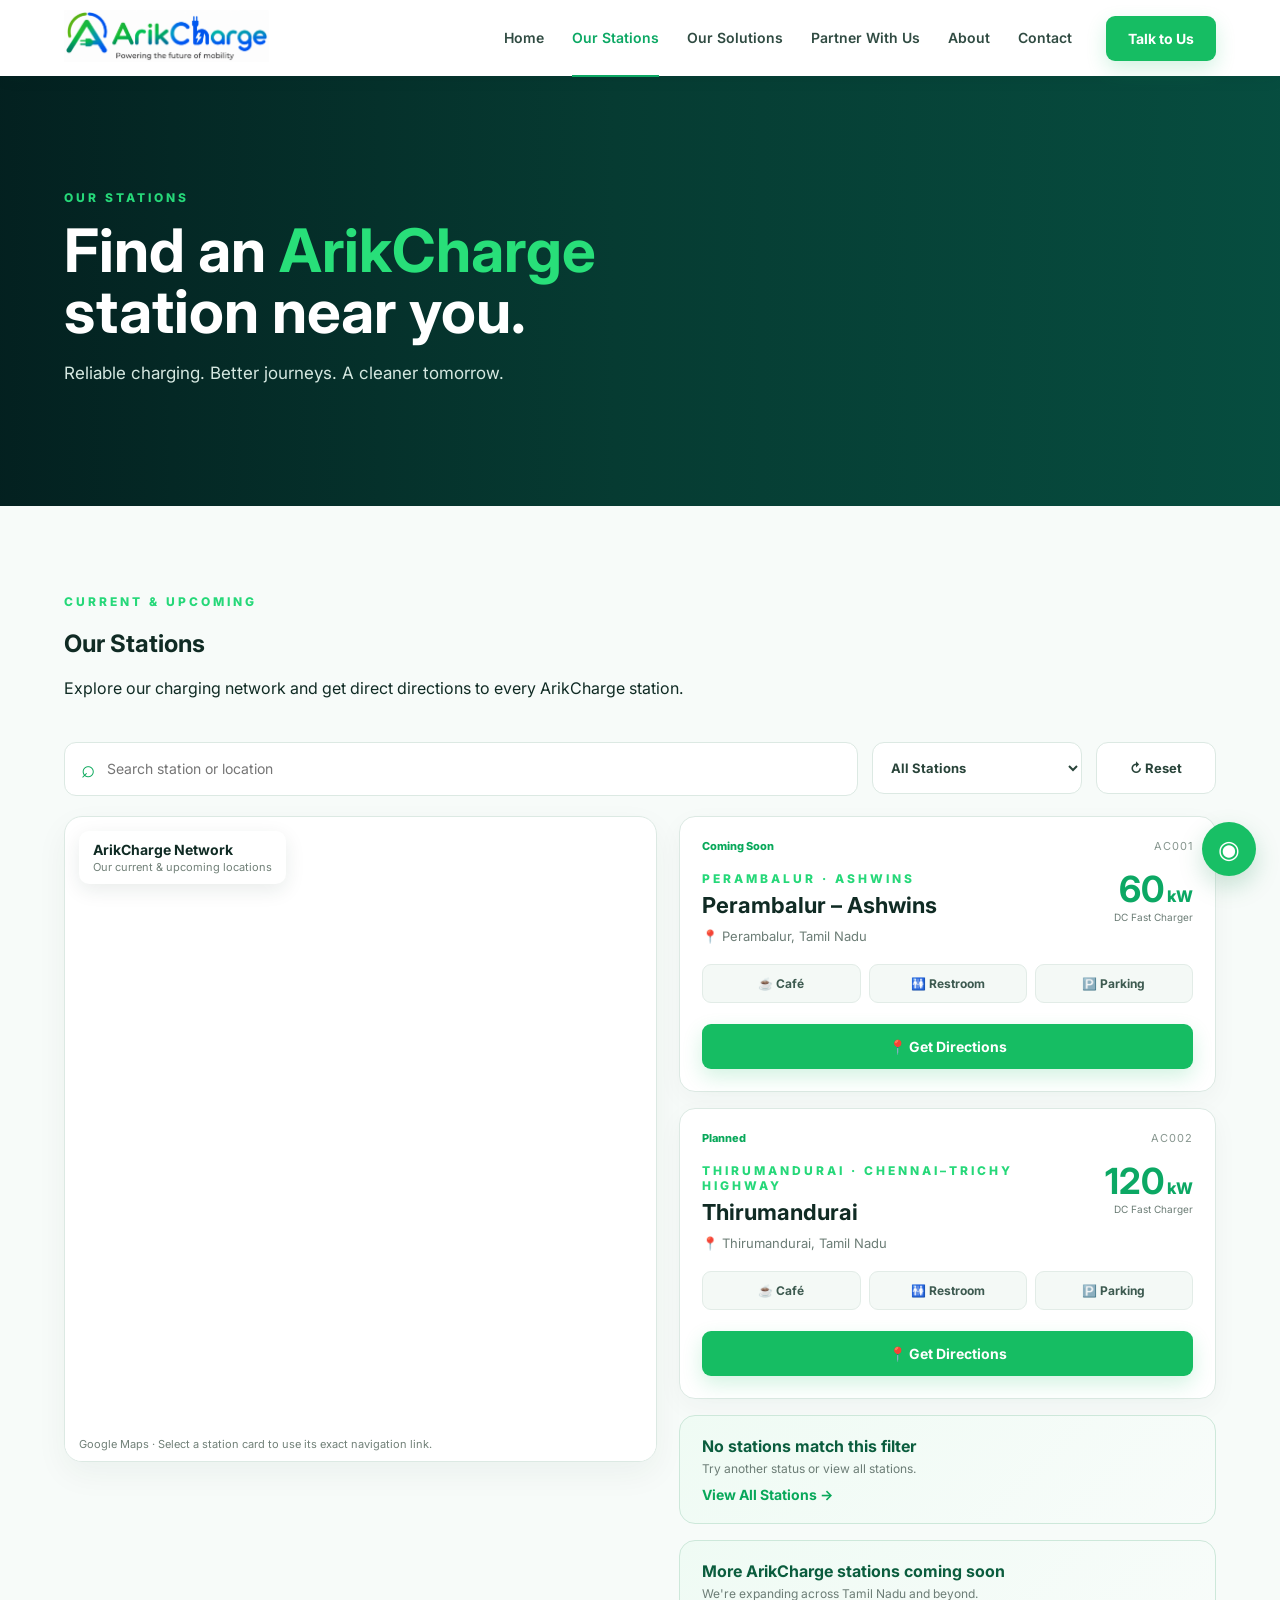
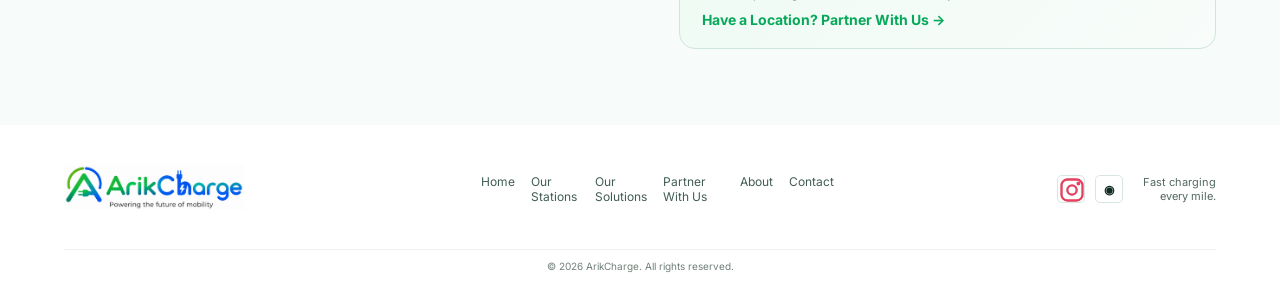
<file: stations.html>
<!doctype html>
<html lang="en">
<head>
  <meta charset="utf-8">
  <meta name="viewport" content="width=device-width, initial-scale=1">
  <meta name="description" content="Explore ArikCharge EV charging stations across Tamil Nadu and get directions through Google Maps.">
  <title>Our Stations | ArikCharge</title>
  <link rel="preconnect" href="https://fonts.googleapis.com">
  <link rel="preconnect" href="https://fonts.gstatic.com" crossorigin>
  <link href="https://fonts.googleapis.com/css2?family=Inter:wght@400;500;600;700;800&display=swap" rel="stylesheet">
  <link rel="stylesheet" href="style.css?v=6.7">
</head>
<body>
<header class="site-header">
  <a class="brand" href="index.html" aria-label="ArikCharge home"><img src="assets/arikcharge-logo.png" alt="ArikCharge"></a>
  <nav class="desktop-nav" aria-label="Main navigation">
    <a href="index.html">Home</a><a class="active" href="stations.html">Our Stations</a><a href="solutions.html">Our Solutions</a><a href="index.html#partner">Partner With Us</a><a href="about.html">About</a><a href="contact.html">Contact</a>
  </nav>
  <a class="btn btn-green" href="contact.html">Talk to Us</a><button class="menu-btn" aria-label="Open menu" aria-expanded="false">☰</button>
</header>
<main>
<section class="station-hero"><div class="station-hero-content"><p class="eyebrow">OUR STATIONS</p><h1>Find an <span>ArikCharge</span><br>station near you.</h1><p>Reliable charging. Better journeys. A cleaner tomorrow.</p></div></section>
<section class="section stations-locator">
  <div class="locator-heading">
    <div><p class="tag">CURRENT & UPCOMING</p><h2>Our Stations</h2><p>Explore our charging network and get direct directions to every ArikCharge station.</p></div>
  </div>
  <div class="station-filters">
    <div class="station-search">⌕ <input type="search" placeholder="Search station or location" aria-label="Search station or location"></div>
    <select id="stationStatus" aria-label="Station status"><option value="all">All Stations</option><option value="live">Live</option><option value="coming-soon">Coming Soon</option><option value="planned">Planned</option></select>
    <button class="filter-reset" type="button">↻ Reset</button>
  </div>
  <div class="locator-layout">
    <div class="locator-map">
      <div class="map-label"><strong>ArikCharge Network</strong><span>Our current & upcoming locations</span></div>
      <iframe title="ArikCharge station map" src="https://www.google.com/maps?q=11.25,78.94&z=9&output=embed" loading="lazy"></iframe>
      <div class="map-note">Google Maps · Select a station card to use its exact navigation link.</div>
    </div>
    <div class="station-list">
      <article class="station-list-card" data-status="coming-soon" data-search="perambalur ashwins perambalur">
        <div class="station-card-head"><span class="status">Coming Soon</span><span class="station-id">AC001</span></div>
        <div class="station-list-main"><div><p class="tag">PERAMBALUR · ASHWINS</p><h3>Perambalur – Ashwins</h3><p class="station-location">📍 Perambalur, Tamil Nadu</p></div><div class="station-power"><strong>60</strong><span>kW</span><small>DC Fast Charger</small></div></div>
        <div class="station-facilities"><span>☕ Café</span><span>🚻 Restroom</span><span>🅿️ Parking</span></div>
        <a class="btn btn-green station-btn" href="https://www.google.com/maps/dir/?api=1&destination=Ashwins%20Hotel%2C%20Perambalur%2C%20Tamil%20Nadu" target="_blank" rel="noopener">📍 Get Directions</a>
      </article>
      <article class="station-list-card" data-status="planned" data-search="thirumandurai thirumandurai highway trichy">
        <div class="station-card-head"><span class="status planned">Planned</span><span class="station-id">AC002</span></div>
        <div class="station-list-main"><div><p class="tag">THIRUMANDURAI · CHENNAI–TRICHY HIGHWAY</p><h3>Thirumandurai</h3><p class="station-location">📍 Thirumandurai, Tamil Nadu</p></div><div class="station-power"><strong>120</strong><span>kW</span><small>DC Fast Charger</small></div></div>
        <div class="station-facilities"><span>☕ Café</span><span>🚻 Restroom</span><span>🅿️ Parking</span></div>
        <a class="btn btn-green station-btn" href="https://www.google.com/maps/dir/?api=1&destination=11.3926667%2C78.9869722" target="_blank" rel="noopener">📍 Get Directions</a>
      </article>
      <div class="stations-expanding" id="noStationsMessage" hidden><strong>No stations match this filter</strong><span>Try another status or view all stations.</span><a class="green-link" href="stations.html">View All Stations →</a></div>
      <div class="stations-expanding"><strong>More ArikCharge stations coming soon</strong><span>We're expanding across Tamil Nadu and beyond.</span><a class="green-link" href="index.html#partner">Have a Location? Partner With Us →</a></div>
    </div>
  </div>
</section>
</main>
<a class="whatsapp-float" href="https://wa.me/918190814593" target="_blank" rel="noopener" aria-label="Chat with ArikCharge on WhatsApp">◉</a>
<footer><div class="footer-brand"><img src="assets/arikcharge-logo.png" alt="ArikCharge"></div><div class="footer-links"><a href="index.html">Home</a><a href="stations.html">Our Stations</a><a href="solutions.html">Our Solutions</a><a href="index.html#partner">Partner With Us</a><a href="about.html">About</a><a href="contact.html">Contact</a></div><div class="social"><a class="instagram-social" href="https://www.instagram.com/arikcharge/" target="_blank" rel="noopener" aria-label="ArikCharge Instagram"><svg viewBox="0 0 24 24" aria-hidden="true"><rect x="3" y="3" width="18" height="18" rx="5" fill="none" stroke="currentColor" stroke-width="2"/><circle cx="12" cy="12" r="4" fill="none" stroke="currentColor" stroke-width="2"/><circle cx="17.5" cy="6.5" r="1.2" fill="currentColor"/></svg></a><a href="https://wa.me/918190814593" target="_blank" rel="noopener" aria-label="WhatsApp">◉</a><p>Fast charging<br>every mile.</p></div><small>© 2026 ArikCharge. All rights reserved.</small></footer>
<script src="script.js?v=6.7"></script></body></html>
</file>
<file: style.css>
*{box-sizing:border-box}html{scroll-behavior:smooth}body{margin:0;font-family:Inter,Arial,sans-serif;color:#102b24;background:#fff}a{text-decoration:none;color:inherit}.site-header{height:76px;padding:0 5%;display:flex;align-items:center;gap:34px;background:#fff;position:sticky;top:0;z-index:20;box-shadow:0 2px 16px #062d2210}.brand img{width:205px;height:58px;object-fit:contain}.desktop-nav{display:flex;gap:28px;margin-left:auto}.desktop-nav a{font-size:14px;font-weight:600;color:#304b42;padding:29px 0}.desktop-nav a.active,.desktop-nav a:hover{color:#0ca864;border-bottom:2px solid #0ca864}.btn{display:inline-flex;align-items:center;justify-content:center;padding:14px 22px;border-radius:9px;font-weight:700;font-size:14px;transition:.2s}.btn-green{background:#16bd63;color:#fff;box-shadow:0 8px 20px #16bd6330}.btn-green:hover{transform:translateY(-2px);background:#0faa56}.btn-outline{border:2px solid #fff;color:#fff;background:#061e19aa}.menu-btn{display:none;border:0;background:none;font-size:25px}.hero{min-height:620px;position:relative;background:linear-gradient(90deg,#031e1b 0%,#073b32 48%,#0a5b47 100%);overflow:hidden;color:#fff}.hero:after{content:"";position:absolute;inset:0;background:radial-gradient(circle at 80% 42%,#12b96855 0,transparent 35%),linear-gradient(90deg,#031e1bcc 0%,transparent 60%)}.hero-overlay{position:absolute;inset:0;background-image:url("assets/hero-home.png");background-size:cover;background-position:center;opacity:.78}.hero-content{position:relative;z-index:2;padding:100px 5%;max-width:720px}.eyebrow,.tag{font-size:12px;letter-spacing:3px;font-weight:800;color:#26d879}.hero h1{font-size:72px;line-height:.98;margin:18px 0;font-weight:800}.hero h1 span,.about h2 span{color:#20d674}.hero-copy{font-size:18px;line-height:1.55;color:#d6e8e1;max-width:520px}.hero-actions{display:flex;gap:14px;margin-top:28px}.hero-sign{position:absolute;z-index:3;right:5%;bottom:78px;font-size:25px;font-style:italic;line-height:1.05;text-align:right}.hero-sign span{color:#7cf0ba}.hero-features{position:absolute;z-index:3;bottom:0;left:0;right:0;display:flex;gap:70px;padding:22px 5%;background:#001d18aa;border-top:1px solid #ffffff1a}.hero-features div{font-size:15px;color:#d9eee6}.hero-features b{margin-left:8px}.amenities{margin:-1px 5% 0;padding:24px 1%;display:grid;grid-template-columns:repeat(5,1fr);background:#f6fbf9;border:1px solid #e3eee9;border-radius:0 0 12px 12px;position:relative;z-index:5}.amenities div{text-align:center;border-right:1px solid #dce9e3;padding:4px 10px}.amenities div:last-child{border:0}.amenities span{display:block;font-size:25px;color:#0bbf65;margin-bottom:7px}.amenities b{display:block;font-size:12px}.amenities small{font-size:10px}.section{padding:76px 5%}.section-heading{display:flex;justify-content:space-between;align-items:end;gap:20px}.section-heading h2,.about h2,.partner h2{font-size:39px;line-height:1.1;margin:6px 0 10px}.section-heading p:not(.tag),.about-copy>p:not(.tag){color:#6c7d76}.green-link{color:#08a85a;font-weight:700;font-size:14px}.hub-grid{display:grid;grid-template-columns:repeat(4,1fr);gap:18px;margin-top:30px}.hub-card{background:#fff;border:1px solid #dfebe6;border-radius:11px;overflow:hidden;box-shadow:0 7px 24px #123a2b0d}.hub-photo{height:170px;background-size:cover;background-position:center;display:flex;align-items:center;justify-content:center;color:#fff;font-size:45px;position:relative}.hub-photo:after{content:"";position:absolute;inset:0;background:linear-gradient(180deg,transparent,#001d1840)}.hub-photo span{position:relative;z-index:1}.photo-1{background-image:url("https://images.unsplash.com/photo-1593941707882-a5bba14938c7?auto=format&fit=crop&w=900&q=80")}.photo-2{background-image:url("https://images.unsplash.com/photo-1617886322168-72f1d7b6c1a0?auto=format&fit=crop&w=900&q=80")}.photo-3{background-image:url("https://images.unsplash.com/photo-1592833159155-c62df1b65634?auto=format&fit=crop&w=900&q=80")}.more{background:#dfeff4;color:#91afbc}.hub-body{padding:18px}.hub-body h3{margin:0 0 6px;font-size:16px}.hub-body p{font-size:12px;color:#77877f;line-height:1.5}.status{font-size:11px;font-weight:800;color:#08a85a}.partner{margin:0 5% 75px;border-radius:18px;overflow:hidden;min-height:310px;display:grid;grid-template-columns:1.3fr 1fr .7fr;position:relative;background:#052b25;color:#fff}.partner-image{grid-column:1/4;grid-row:1;position:absolute;inset:0;background-image:linear-gradient(90deg,#03251fcc,#03251f66),url("https://images.unsplash.com/photo-1497366754035-f200968a6e72?auto=format&fit=crop&w=1800&q=80");background-size:cover;background-position:center}.partner-content,.partner-side{position:relative;z-index:2;padding:55px}.partner-content{grid-column:1/3}.partner-content h2{font-size:38px}.partner-content>p:not(.tag){line-height:1.55;color:#c9ded7}.partner-benefits{display:flex;gap:24px;margin-top:28px;flex-wrap:wrap;font-size:12px}.partner-side{grid-column:3;background:#001b17aa;display:flex;flex-direction:column;gap:10px;align-items:flex-start;justify-content:center}.partner-side b{font-size:12px;color:#5ce9aa}.partner-side .btn{margin-top:18px}.about{display:grid;grid-template-columns:1.1fr 1fr .55fr;gap:25px;align-items:center;background:#f7fbf9}.about-copy{padding-right:20px}.about-copy>p:not(.tag){line-height:1.65}.about-image{height:260px;border-radius:12px;background-image:url("https://images.unsplash.com/photo-1500530855697-b586d89ba3ee?auto=format&fit=crop&w=1000&q=80");background-size:cover;background-position:center;display:flex;align-items:center;justify-content:center;color:#fff;text-align:center;font-size:28px;font-weight:800;text-shadow:0 2px 12px #000}.about-image em{color:#55e5a4}.about-points{background:#fff;padding:18px 24px;border-radius:12px;border:1px solid #e4eee9}.about-points p{font-size:13px;margin:18px 0}.contact{background:#052b25;color:#fff;padding:38px 5%;display:grid;grid-template-columns:1.15fr repeat(5,1fr);gap:20px;align-items:center}.contact h2{margin:0 0 8px;font-size:28px}.contact p{margin:0;color:#b8d2ca;font-size:12px}.contact a,.contact>div:not(:first-child){display:flex;gap:12px;align-items:center}.contact strong{font-size:23px;color:#25d87a}.contact .instagram-mark{font-size:28px;font-weight:500}.contact span{font-size:11px;color:#b8d2ca}.contact b{font-size:12px;color:#fff}.contact a:hover b{color:#4be99a}footer{padding:35px 5%;display:grid;grid-template-columns:1.1fr 1fr 1fr;gap:30px;align-items:center;background:#fff}.footer-brand img{width:180px;height:55px;object-fit:contain}.footer-links{display:flex;gap:16px;justify-content:center;font-size:12px;color:#425d53}.footer-links a:hover{color:#0aa95c}.social{display:flex;align-items:center;justify-content:flex-end;gap:10px}.social a{width:28px;height:28px;border:1px solid #d8e6e0;border-radius:5px;display:grid;place-items:center;font-weight:800;font-size:12px}.social p{font-size:11px;margin-left:10px;text-align:right;color:#536860}footer small{grid-column:1/4;text-align:center;color:#718078;font-size:10px;padding-top:10px;border-top:1px solid #edf2ef}
@media(max-width:1000px){.desktop-nav{gap:15px}.hub-grid{grid-template-columns:repeat(2,1fr)}.amenities{grid-template-columns:repeat(3,1fr);gap:12px}.amenities div:nth-child(3){border:0}.partner{grid-template-columns:1fr}.partner-content{grid-column:1}.partner-side{grid-column:1}.partner-image{grid-column:1}.about{grid-template-columns:1fr 1fr}.about-points{grid-column:1/3}.contact{grid-template-columns:repeat(2,1fr)}.contact>div:first-child{grid-column:1/3}}
@media(max-width:720px){.site-header{height:68px;padding:0 18px}.brand img{width:155px;height:54px}.desktop-nav,.site-header>.btn{display:none}.menu-btn{display:block;margin-left:auto}.hero{min-height:620px}.hero-content{padding:75px 24px}.hero h1{font-size:52px}.hero-copy{font-size:16px}.hero-sign{right:24px;bottom:80px;font-size:19px}.hero-features{gap:12px;padding:15px 20px;justify-content:space-between}.hero-features div{font-size:10px;text-align:center}.hero-features b{display:block;margin:4px 0 0}.amenities{margin:0 15px;grid-template-columns:repeat(2,1fr);border-radius:0 0 12px 12px}.amenities div:nth-child(even){border:0}.section{padding:55px 20px}.section-heading{display:block}.section-heading h2,.about h2,.partner h2{font-size:31px}.green-link{display:inline-block;margin-top:12px}.hub-grid{grid-template-columns:1fr}.partner{margin:0 15px 55px}.partner-content,.partner-side{padding:35px 25px}.about{grid-template-columns:1fr;padding:50px 20px}.about-points{grid-column:auto}.about-image{height:220px}.contact{grid-template-columns:1fr;padding:35px 25px}.contact>div:first-child{grid-column:auto}.contact a,.contact>div{padding:10px 0}footer{grid-template-columns:1fr;padding:30px 20px;text-align:center}.footer-links{flex-wrap:wrap}.social{justify-content:center}.social p{display:none}footer small{grid-column:auto}}

/* Phase 2 — Our Solutions */
.solution-hero{min-height:430px;position:relative;display:flex;align-items:center;color:#fff;overflow:hidden;background:linear-gradient(90deg,#031e1b,#075c48)}
.solution-hero:before{content:"";position:absolute;inset:0;background:linear-gradient(90deg,#031e1ee8 0%,#063b32d0 45%,#075d4b99 100%),url("https://images.unsplash.com/photo-1593941707882-a5bba14938c7?auto=format&fit=crop&w=1800&q=85") center/cover}
.solution-hero-content{position:relative;z-index:2;padding:80px 5%;max-width:780px}.solution-hero h1{font-size:60px;line-height:1.02;margin:15px 0}.solution-hero h1 span{color:#28df79}.solution-hero p:not(.eyebrow){font-size:17px;line-height:1.65;color:#d5e8e1;max-width:680px}
.charger-grid{display:grid;grid-template-columns:repeat(4,1fr);gap:18px;margin-top:30px}.charger-card{padding:25px;border:1px solid #dfebe6;border-radius:14px;background:#fff;box-shadow:0 8px 28px #123a2b0d;position:relative;overflow:hidden}.charger-card:before{content:"";position:absolute;left:0;top:0;width:100%;height:4px;background:#16bd63}.charger-card.featured:before{background:#1677d2}.charger-number{font-size:44px;font-weight:800;line-height:1;color:#0ca864}.charger-number span{font-size:18px;margin-left:4px}.charger-card h3{font-size:17px;margin:17px 0 8px}.charger-card p{font-size:12px;color:#708078;line-height:1.55;min-height:58px}.charger-card ul,.service-card ul{padding-left:17px;color:#52665e;font-size:12px;line-height:1.9;margin-bottom:0}.solution-services{background:#f7fbf9}.service-grid{display:grid;grid-template-columns:repeat(4,1fr);gap:18px;margin-top:30px}.service-card{background:#fff;border:1px solid #dfebe6;border-radius:14px;padding:25px;box-shadow:0 7px 24px #123a2b0a}.service-icon{width:52px;height:52px;border-radius:12px;display:grid;place-items:center;background:#eaf8f1;color:#087f4d;font-weight:800;font-size:18px;margin-bottom:17px}.service-card h3{margin:0 0 8px;font-size:17px}.service-card p{font-size:12px;color:#708078;line-height:1.55;min-height:58px}.process-section{background:#e9f8f2;padding:60px 5%}.process-inner{text-align:center}.process-inner h2{font-size:36px;margin:7px 0 35px}.process-grid{display:grid;grid-template-columns:1fr .35fr 1fr .35fr 1fr .35fr 1fr .35fr 1fr .35fr 1fr;align-items:center;gap:10px}.process-grid div{font-size:12px;color:#35564a}.process-grid div:nth-child(even){font-size:24px;color:#16bd63}.process-grid div:nth-child(odd){display:flex;flex-direction:column;gap:8px}.process-grid b{font-size:20px;color:#0ca864}.process-grid span{font-weight:700}.solution-cta{margin:70px 5%;padding:50px 55px;border-radius:18px;background:linear-gradient(110deg,#052c25,#075d4b);color:#fff;display:flex;justify-content:space-between;align-items:center;gap:30px}.solution-cta h2{font-size:36px;margin:6px 0 10px}.solution-cta p:not(.tag){color:#c6ddd5;line-height:1.55;max-width:650px}.cta-actions{display:flex;gap:12px;flex-shrink:0}.btn-light-outline{border:2px solid #fff;color:#fff;background:transparent}.btn-light-outline:hover{background:#fff;color:#06352c}

/* Home map + social */
.map-section{background:#f7fbf9}.map-card{margin-top:28px;border-radius:16px;overflow:hidden;border:1px solid #dfeae5;background:#fff;box-shadow:0 8px 28px #123a2b0d}.map-card iframe{display:block;width:100%;height:360px;border:0}.map-actions{padding:16px 20px;display:flex;justify-content:space-between;align-items:center;gap:15px}.map-actions strong{font-size:15px}.map-actions span{display:block;color:#718078;font-size:12px;margin-top:3px}.whatsapp-float{position:fixed;right:24px;bottom:24px;z-index:50;width:54px;height:54px;border-radius:50%;display:grid;place-items:center;background:#18bf65;color:#fff;font-size:25px;box-shadow:0 10px 25px #0a7e4535}.whatsapp-float:hover{transform:translateY(-2px)}
@media(max-width:1000px){.charger-grid,.service-grid{grid-template-columns:repeat(2,1fr)}.process-grid{grid-template-columns:repeat(6,1fr)}.process-grid div:nth-child(even){display:none}.process-grid div:nth-child(odd){margin-bottom:18px}.solution-cta{display:block}.cta-actions{margin-top:25px}}
@media(max-width:720px){.solution-hero{min-height:500px}.solution-hero-content{padding:65px 24px}.solution-hero h1{font-size:45px}.charger-grid,.service-grid{grid-template-columns:1fr}.process-section{padding:50px 20px}.process-grid{grid-template-columns:repeat(2,1fr);gap:20px}.solution-cta{margin:50px 15px;padding:35px 25px}.solution-cta h2{font-size:29px}.cta-actions{flex-direction:column}.map-card iframe{height:300px}.map-actions{align-items:flex-start;flex-direction:column}.whatsapp-float{right:18px;bottom:18px}}
@media(max-width:720px){.desktop-nav.mobile-open{display:flex;position:absolute;top:68px;left:0;right:0;background:#fff;padding:12px 20px 18px;flex-direction:column;gap:0;box-shadow:0 12px 20px #123a2b18}.desktop-nav.mobile-open a{padding:13px 0;border-bottom:1px solid #edf2ef}.desktop-nav.mobile-open a.active{border-bottom:2px solid #0ca864}}

/* V3 — Our Stations & About */
.station-hero{min-height:430px;position:relative;display:flex;align-items:center;color:#fff;overflow:hidden;background:#063b32}.station-hero:before{content:"";position:absolute;inset:0;background:linear-gradient(90deg,#031e1ee8 0%,#063b32cc 48%,#075d4b88 100%),url("https://images.unsplash.com/photo-1593941707882-a5bba14938c7?auto=format&fit=crop&w=1800&q=85") center/cover}.station-hero-content{position:relative;z-index:2;padding:80px 5%;max-width:800px}.station-hero h1{font-size:60px;line-height:1.02;margin:15px 0}.station-hero h1 span{color:#28df79}.station-hero p:not(.eyebrow){font-size:17px;line-height:1.65;color:#d5e8e1;max-width:680px}.station-grid{display:grid;grid-template-columns:repeat(2,1fr);gap:22px;margin-top:30px}.station-card{border:1px solid #dfebe6;border-radius:15px;background:#fff;overflow:hidden;box-shadow:0 8px 28px #123a2b0d}.station-card.station-coming{grid-column:1/-1;display:grid;grid-template-columns:260px 1fr;align-items:center}.station-photo{height:210px;background-size:cover;background-position:center;display:flex;align-items:center;justify-content:center;color:#fff;position:relative;overflow:hidden}.station-photo:after{content:"";position:absolute;inset:0;background:linear-gradient(180deg,#001d1810,#001d1870)}.station-photo span{font-size:55px;font-weight:800;position:relative;z-index:1}.station-photo small{font-size:18px;font-weight:800;position:relative;z-index:1;margin:30px 0 0 5px}.station-body{padding:23px}.station-top{display:flex;justify-content:space-between;gap:15px;align-items:start}.station-top .tag{margin:0 0 7px;font-size:10px;letter-spacing:1.6px}.station-body h3{font-size:20px;margin:0 0 9px}.station-body>p:not(.tag){color:#6c7d76;line-height:1.6;font-size:13px}.station-meta{display:flex;gap:8px;flex-wrap:wrap;margin:18px 0}.station-meta span{background:#f3f8f5;border:1px solid #e0ebe5;padding:8px 10px;border-radius:7px;font-size:11px;font-weight:700;color:#3d5a50}.station-btn{margin-top:5px}.station-route-grid{display:grid;grid-template-columns:1fr 1fr;gap:18px;margin-top:28px}.route-card{background:#fff;border:1px solid #dfeae5;border-radius:12px;padding:22px;display:flex;flex-direction:column;gap:8px}.route-card b{font-size:15px}.route-card span{font-size:12px;color:#718078}.about-hero:before{background:linear-gradient(90deg,#031e1ee8 0%,#063b32d0 50%,#075d4b88 100%),url("https://images.unsplash.com/photo-1500530855697-b586d89ba3ee?auto=format&fit=crop&w=1800&q=85") center/cover}.about-story{display:grid;grid-template-columns:1.05fr 1fr;gap:55px;align-items:center}.about-story-copy h2{font-size:42px;margin:8px 0 18px}.about-story-copy h2 span{color:#0cb866}.about-story-copy>p:not(.tag){color:#667971;line-height:1.75}.about-large{height:340px}.values-section{background:#f7fbf9}.value-grid{display:grid;grid-template-columns:repeat(4,1fr);gap:18px;margin-top:30px}.value-grid article{background:#fff;border:1px solid #dfebe6;border-radius:13px;padding:25px;min-height:210px}.value-grid article>b{font-size:12px;color:#0ca864;letter-spacing:1px}.value-grid h3{font-size:17px;margin:30px 0 10px}.value-grid p{font-size:12px;color:#718078;line-height:1.6}.about-vision{padding:75px 5%;background:#052b25;color:#fff;display:grid;grid-template-columns:1.4fr .8fr;gap:50px;align-items:center}.about-vision h2{font-size:42px;margin:7px 0 15px}.about-vision>div:first-child>p:not(.tag){color:#bfd7cf;line-height:1.65;max-width:650px}.vision-points{background:#001d18aa;border:1px solid #ffffff15;border-radius:14px;padding:22px 28px}.vision-points p{margin:16px 0;color:#d5e8e1}.vision-points b{margin-left:8px}
@media(max-width:1000px){.station-grid{grid-template-columns:1fr}.station-card.station-coming{grid-column:auto}.value-grid{grid-template-columns:repeat(2,1fr)}.about-story{grid-template-columns:1fr 1fr}.about-vision{grid-template-columns:1fr}.station-route-grid{grid-template-columns:1fr}}
@media(max-width:720px){.station-hero{min-height:500px}.station-hero-content{padding:65px 24px}.station-hero h1{font-size:45px}.station-grid{grid-template-columns:1fr}.station-card.station-coming{display:block}.station-photo{height:190px}.station-top{display:block}.station-top .status{display:inline-block;margin-top:8px}.about-story{grid-template-columns:1fr;padding:55px 20px}.about-story-copy h2{font-size:33px}.about-large{height:250px}.value-grid{grid-template-columns:1fr}.about-vision{padding:55px 20px}.about-vision h2{font-size:33px}.station-route-grid{grid-template-columns:1fr}}

/* V3 branded station cards - real station photos can be added later */
.station-card-clean{overflow:hidden}.station-brand-panel{min-height:205px;background:linear-gradient(135deg,#052b25,#0b7250);display:flex;align-items:center;justify-content:center;position:relative;padding:28px}.station-brand-panel.brand-blue{background:linear-gradient(135deg,#06253b,#075f73)}.station-brand-panel img{width:190px;max-width:70%;height:auto;filter:brightness(0) invert(1);opacity:.98}.station-brand-panel .power-badge{position:absolute;right:22px;bottom:20px;display:flex;align-items:baseline;gap:5px;color:#fff;background:#ffffff18;border:1px solid #ffffff32;border-radius:12px;padding:9px 13px}.power-badge strong{font-size:30px;line-height:1}.power-badge span{font-size:13px;font-weight:800}.station-brand-panel .status{position:absolute;left:22px;top:20px}.station-brand-panel .status.planned{background:#e8f3ff;color:#0868b7}.charger-type{font-size:11px;font-weight:800;color:#0b8d55;background:#eef9f3;border:1px solid #d5eee1;border-radius:999px;padding:7px 10px;white-space:nowrap}.coming-panel{min-height:170px;background:linear-gradient(135deg,#0a3244,#0c8061)}.coming-mark{position:absolute;right:30px;bottom:20px;font-size:58px;font-weight:800;color:#28df79}.station-card-clean .station-body{padding:24px}.station-card-clean .station-meta span{background:#f7fbf9}.station-card-clean .station-btn{width:100%;justify-content:center}.station-card-clean .station-top{align-items:center}
@media(max-width:720px){.station-brand-panel{min-height:180px}.station-brand-panel img{width:160px}.charger-type{display:inline-block;margin-top:8px}.station-card-clean .station-top{display:block}}

/* V4 Contact page */
.contact-hero{min-height:330px;position:relative;display:flex;align-items:center;overflow:hidden;background:linear-gradient(100deg,#031e1b 0%,#063d33 55%,#087c57 100%);color:#fff}.contact-hero:after{content:"";position:absolute;inset:0;background:radial-gradient(circle at 82% 45%,#1bd97755,transparent 32%),linear-gradient(90deg,#031e1bdd,transparent 70%)}.contact-hero-content{position:relative;z-index:2;padding:65px 5%;max-width:800px}.contact-hero h1{font-size:55px;line-height:1.02;margin:14px 0}.contact-hero h1 span{color:#27dc78}.contact-hero p:not(.eyebrow){max-width:650px;color:#d5e8e1;line-height:1.7;margin:0}.contact-main{display:grid;grid-template-columns:.9fr 1.1fr;gap:55px;align-items:start;padding-top:70px;padding-bottom:75px;background:#fff}.contact-intro h2{font-size:40px;margin:8px 0 15px}.contact-intro>p:not(.tag){color:#687b73;line-height:1.7;max-width:600px}.contact-info-card{display:flex;gap:18px;align-items:flex-start;padding:20px;background:#f7fbf9;border:1px solid #dfebe6;border-radius:13px;margin-top:15px}.contact-icon{width:46px;height:46px;border-radius:12px;background:#e4f8ed;color:#0aaa5b;display:flex;align-items:center;justify-content:center;font-size:20px;font-weight:800;flex:0 0 auto}.contact-info-card small{font-size:10px;letter-spacing:1.5px;font-weight:800;color:#6f8179}.contact-info-card h3{font-size:16px;margin:6px 0}.contact-info-card p{font-size:12px;color:#718078;line-height:1.5;margin:0 0 6px}.support-card{margin-top:16px;padding:22px;border-radius:14px;background:#052d26;color:#fff;border:1px solid #0c4c3d}.support-card b{font-size:16px}.support-card p{color:#bcd7ce;font-size:12px;line-height:1.6;margin:10px 0 0}.enquiry-card{background:#171b22;border:1px solid #2a303a;border-radius:20px;padding:34px;box-shadow:0 18px 45px #0a2b2115}.form-head h2{color:#fff;font-size:29px;margin:7px 0 10px}.form-head>p:not(.tag){color:#9fa9b5;font-size:13px;line-height:1.6}.form-grid{display:grid;grid-template-columns:1fr 1fr;gap:18px 20px;margin-top:28px}.form-grid label{color:#f5f7f8;font-size:11px;font-weight:800}.form-grid label.full{grid-column:1/-1}.form-grid input,.form-grid select,.form-grid textarea{display:block;width:100%;margin-top:8px;background:#222630;border:1px solid #303642;color:#fff;border-radius:8px;padding:14px;font:inherit;font-size:13px;outline:none}.form-grid input:focus,.form-grid select:focus,.form-grid textarea:focus{border-color:#17c968}.form-grid textarea{resize:vertical;min-height:125px}.form-grid select{appearance:auto}.form-submit{margin-top:22px;width:100%;border:0;cursor:pointer}.form-note{text-align:center;color:#929da8;font-size:11px;margin:14px 0 0}.contact-cta{padding:55px 5%;background:#edf8f3;display:flex;justify-content:space-between;align-items:center;gap:30px}.contact-cta h2{font-size:32px;margin:7px 0}.contact-cta p:not(.tag){color:#667970;font-size:13px}.btn-outline-dark{border:2px solid #163b31;color:#163b31;background:#fff}.btn-outline-dark:hover{background:#163b31;color:#fff}.contact-cta .hero-actions{margin:0}.contact-cta .hero-actions .btn{margin-left:8px}
@media(max-width:900px){.contact-main{grid-template-columns:1fr}.contact-cta{display:block}.contact-cta .hero-actions{margin-top:20px}.contact-cta .hero-actions .btn{margin:0 8px 0 0}}
@media(max-width:720px){.contact-hero-content{padding:55px 20px}.contact-hero h1{font-size:42px}.contact-main{padding:50px 20px}.contact-intro h2{font-size:32px}.enquiry-card{padding:23px;border-radius:15px}.form-grid{grid-template-columns:1fr}.form-grid label.full{grid-column:auto}.contact-cta{padding:50px 20px}.contact-cta h2{font-size:28px}.contact-cta .hero-actions .btn{margin:0 5px 8px 0}}

/* V4 Our Stations locator layout */
.stations-locator{background:#f7fbf9}.locator-heading{display:flex;justify-content:space-between;align-items:end}.station-filters{display:grid;grid-template-columns:1fr 210px 120px;gap:14px;margin:28px 0 20px}.station-search{display:flex;align-items:center;gap:10px;background:#fff;border:1px solid #dce9e3;border-radius:12px;padding:0 16px;color:#0aa85b;font-size:24px}.station-search input{border:0;outline:0;width:100%;height:52px;font:inherit;font-size:14px;color:#243a33}.station-filters select,.filter-reset{height:52px;border:1px solid #dce9e3;border-radius:12px;background:#fff;padding:0 14px;font:inherit;font-size:13px;font-weight:700;color:#29443a}.filter-reset{cursor:pointer}.locator-layout{display:grid;grid-template-columns:1.05fr .95fr;gap:22px;align-items:start}.locator-map{position:sticky;top:90px;border:1px solid #dce9e3;border-radius:18px;overflow:hidden;background:#fff;box-shadow:0 12px 32px #123a2b0d}.locator-map iframe{display:block;width:100%;height:610px;border:0}.map-label{position:absolute;z-index:2;top:14px;left:14px;background:#fff;border-radius:10px;padding:10px 14px;box-shadow:0 6px 20px #123a2b18;display:flex;flex-direction:column;gap:2px}.map-label strong{font-size:14px}.map-label span,.map-note{font-size:11px;color:#718078}.map-note{padding:10px 14px;background:#fff}.station-list{display:flex;flex-direction:column;gap:16px}.station-list-card{background:#fff;border:1px solid #dce9e3;border-radius:16px;padding:22px;box-shadow:0 8px 26px #123a2b0a}.station-card-head{display:flex;justify-content:space-between;align-items:center;margin-bottom:18px}.station-id{font-size:11px;color:#87968f;letter-spacing:1px}.station-list-main{display:flex;justify-content:space-between;gap:18px;align-items:start}.station-list-main .tag{margin:0 0 6px}.station-list-main h3{font-size:22px;margin:0 0 10px}.station-location{margin:0;color:#6c7d76;font-size:13px}.station-power{min-width:105px;text-align:right;color:#0ca864}.station-power strong{font-size:36px;line-height:1}.station-power>span{font-weight:800;margin-left:3px}.station-power small{display:block;color:#6c7d76;font-size:10px;margin-top:4px}.station-facilities{display:grid;grid-template-columns:repeat(3,1fr);gap:8px;margin:20px 0 16px}.station-facilities span{background:#f4f9f6;border:1px solid #e2ece7;border-radius:9px;padding:11px 8px;text-align:center;font-size:12px;font-weight:700;color:#3d5a50}.station-list-card .station-btn{width:100%;justify-content:center}.stations-expanding{border:1px solid #cde8da;border-radius:16px;background:linear-gradient(135deg,#effbf4,#f8fcfa);padding:20px 22px;display:flex;flex-direction:column;gap:5px}.stations-expanding strong{font-size:16px;color:#0b5d3e}.stations-expanding span{font-size:12px;color:#6c7d76}.stations-expanding .green-link{margin-top:5px}@media(max-width:1000px){.locator-layout{grid-template-columns:1fr}.locator-map{position:relative;top:auto}.locator-map iframe{height:430px}}@media(max-width:720px){.station-filters{grid-template-columns:1fr}.locator-map iframe{height:340px}.station-list-main{display:block}.station-power{text-align:left;margin-top:15px}.station-facilities{grid-template-columns:1fr}.station-list-main h3{font-size:19px}}

/* V5 Home station preview - compact, no generic location photos */
.home-station-grid{display:grid;grid-template-columns:repeat(3,1fr);gap:18px;margin-top:30px}.home-station-card{background:#fff;border:1px solid #dce9e3;border-radius:15px;padding:22px;box-shadow:0 8px 26px #123a2b0b}.home-station-top{display:flex;justify-content:space-between;align-items:center;margin-bottom:18px}.home-power{color:#0ca864;font-weight:800;font-size:16px}.home-power strong{font-size:34px;line-height:1}.home-power.plus{font-size:42px;line-height:1}.home-station-card .tag{font-size:9px;margin:0 0 7px}.home-station-card h3{font-size:19px;margin:0 0 7px;color:#102b24}.home-station-location{font-size:12px;color:#6c7d76;margin:0 0 17px}.home-station-facilities{display:flex;gap:7px;flex-wrap:wrap;margin-bottom:17px}.home-station-facilities span{background:#f4f9f6;border:1px solid #e2ece7;border-radius:8px;padding:8px 9px;font-size:10px;font-weight:700;color:#3d5a50}.home-more-station{background:linear-gradient(135deg,#f2fbf6,#fff)}
@media(max-width:1000px){.home-station-grid{grid-template-columns:1fr 1fr}.home-more-station{grid-column:1/-1}}
@media(max-width:720px){.home-station-grid{grid-template-columns:1fr}.home-more-station{grid-column:auto}}


/* V6 — mobile-first refinements */
.hero-overlay{background-image:url("assets/hero-home.png");opacity:.92;background-position:center;background-size:cover}
.amenities{grid-template-columns:repeat(5,1fr)}
.amenities div{min-width:0}.amenities b{line-height:1.35}.amenities small{display:block;color:#708078;margin-top:3px}
.success-modal[hidden]{display:none}.success-modal{position:fixed;inset:0;z-index:1000;display:grid;place-items:center;padding:20px}.success-modal-backdrop{position:absolute;inset:0;background:#001d18aa;backdrop-filter:blur(5px)}.success-modal-card{position:relative;z-index:1;width:min(500px,100%);background:#fff;border-radius:20px;padding:38px 30px;text-align:center;box-shadow:0 25px 80px #001d1850}.success-close{position:absolute;right:15px;top:10px;border:0;background:none;font-size:28px;color:#52665e;cursor:pointer}.success-check{width:58px;height:58px;border-radius:50%;margin:0 auto 18px;display:grid;place-items:center;background:#e9f8f0;color:#0ca864;font-size:30px;font-weight:800}.success-modal-card h2{font-size:28px;line-height:1.2;margin:8px 0 12px;color:#102b24}.success-modal-card>p:not(.tag){color:#64756d;line-height:1.6;margin-bottom:24px}.modal-open{overflow:hidden}
@media(max-width:1000px){.amenities{grid-template-columns:repeat(3,1fr)}}
@media(max-width:720px){
.site-header{gap:12px}.brand img{width:145px}.hero{min-height:560px}.hero-overlay{opacity:.9;background-position:center}.hero-content{padding:62px 20px 120px}.eyebrow,.tag{font-size:10px;letter-spacing:2px}.hero h1{font-size:44px;line-height:1.0;margin:14px 0}.hero-copy{font-size:14px;max-width:330px}.hero-actions{gap:9px;flex-wrap:wrap}.hero-actions .btn{padding:12px 15px;font-size:12px}.hero-sign{display:none}.hero-features{display:none}
.amenities{margin:0 12px;padding:10px;grid-template-columns:repeat(2,1fr);gap:0;border-radius:0 0 14px 14px}.amenities div{padding:12px 7px;border-right:1px solid #dce9e3;border-bottom:1px solid #dce9e3}.amenities div:nth-child(2n){border-right:0}.amenities div:nth-last-child(-n+2){border-bottom:0}.amenities div:last-child{grid-column:1/-1;border-right:0}.amenities span{font-size:20px;margin-bottom:4px}.amenities b{font-size:10px}.amenities small{font-size:9px}
.section{padding:44px 18px}.section-heading h2,.about h2,.partner h2{font-size:28px}.home-station-grid{gap:12px}.home-station-card{padding:17px}.solution-teaser{display:block!important;padding:22px!important}.solution-teaser h2{font-size:22px!important}.solution-teaser .btn{margin-top:14px;width:100%}.partner{margin:0 12px 45px}.partner-content,.partner-side{padding:28px 20px}.partner-content h2{font-size:29px}.about-image{height:190px}.contact{padding:30px 20px}.footer-links{gap:11px}
.success-modal{padding:16px}.success-modal-card{padding:34px 20px 25px;border-radius:18px}.success-modal-card h2{font-size:23px}.success-modal-card>p:not(.tag){font-size:13px}
}

.instagram-mark svg,.instagram-social svg{width:28px;height:28px;display:block}.instagram-social{color:#e4405f}.instagram-contact:hover .instagram-mark{color:#e4405f}.instagram-social:hover{color:#e4405f}.hero-features{display:grid;grid-template-columns:repeat(5,1fr);gap:18px}.hero-features div{font-size:12px;color:#d9eee6;display:flex;align-items:center;gap:5px}.hero-features small{display:block;font-size:10px;color:#a9c9bf;margin-left:4px}.hero-features b{margin-left:0}
@media(max-width:720px){.hero-features{grid-template-columns:repeat(2,1fr);gap:8px}.hero-features div{font-size:9px;flex-wrap:wrap;justify-content:center}.hero-features small{width:100%;text-align:center;margin:0}.instagram-mark svg{width:26px;height:26px}}


/* V6.6 Instagram + Hero hardening */
.instagram-contact, .instagram-social { display:flex !important; align-items:center !important; }
.instagram-mark { display:inline-flex !important; width:32px !important; height:32px !important; align-items:center !important; justify-content:center !important; color:#e4405f !important; flex:0 0 32px !important; }
.instagram-mark svg, .instagram-social svg { width:28px !important; height:28px !important; display:block !important; }
.instagram-social { color:#e4405f !important; }
.instagram-social svg { stroke:currentColor; }
@media(max-width:720px){ .instagram-mark{width:28px !important;height:28px !important;flex-basis:28px !important}.instagram-mark svg,.instagram-social svg{width:26px !important;height:26px !important} }

/* V6.7 FINAL HARD FIX */
.hero-overlay{background-image:url("assets/hero-home.png?v=6.7") !important;background-size:cover !important;background-position:center !important;opacity:.92 !important;}
.instagram-mark{display:inline-flex!important;width:32px!important;height:32px!important;align-items:center!important;justify-content:center!important;color:#e4405f!important;flex:0 0 32px!important;}
.instagram-mark svg,.instagram-social svg{width:28px!important;height:28px!important;display:block!important;}
.instagram-social{color:#e4405f!important;display:grid!important;place-items:center!important;}
/* V6.8: single hero + single feature strip. The hero background is scene-only; text is HTML. */
.hero-features{display:none!important}
.hero-overlay{background-image:url("assets/hero-home.png?v=6.8")!important;background-size:cover!important;background-position:center!important;opacity:.88!important}
</file>
